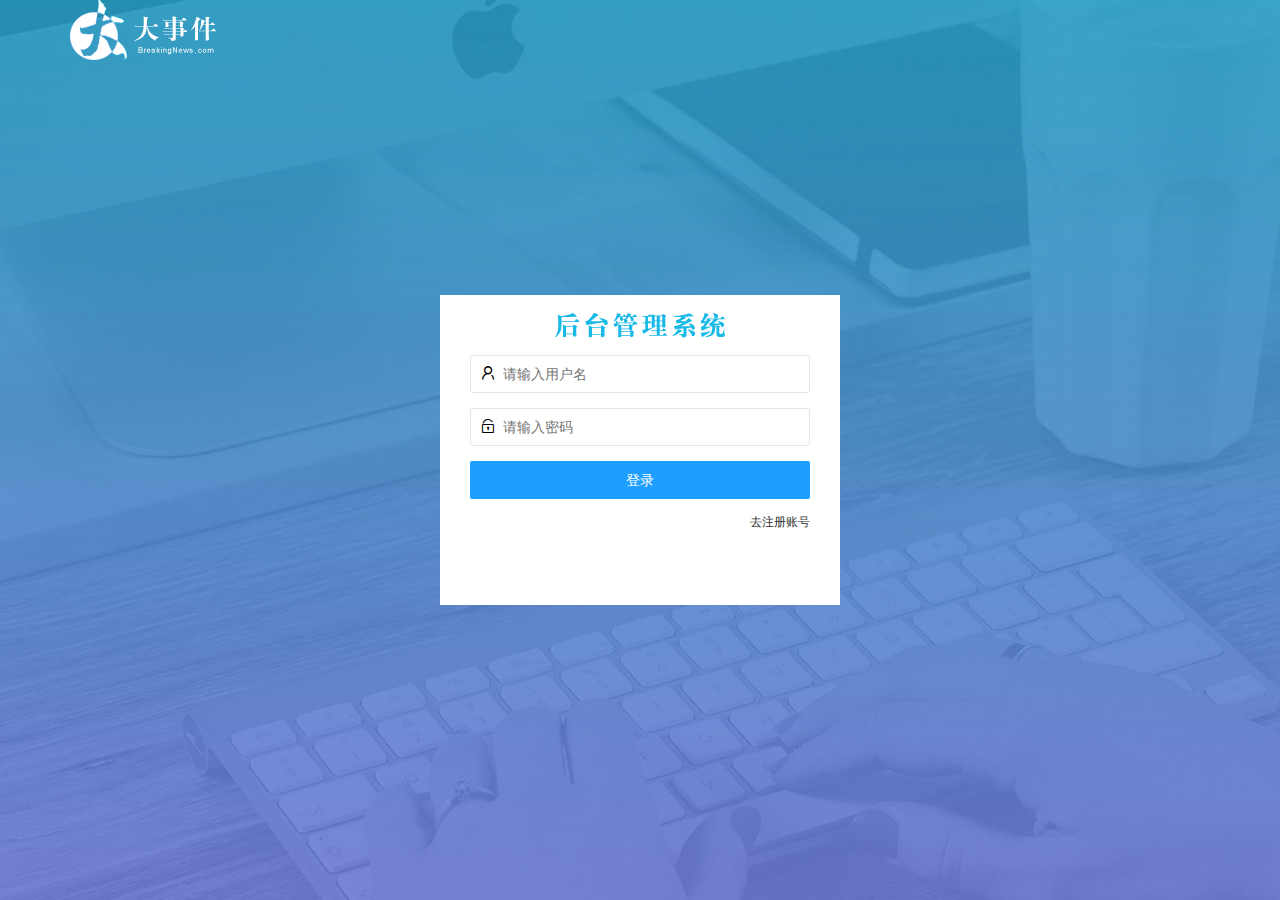
<file: login.html>
<!DOCTYPE html>
<html lang="en">

<head>
    <meta charset="UTF-8" />
    <meta http-equiv="X-UA-Compatible" content="IE=edge" />
    <meta name="viewport" content="width=device-width, initial-scale=1.0" />
    <title>大事件-登录</title>
    <!-- 导入 LayUI 样式 -->
    <link rel="stylesheet" href="/assets/lib/layui/css/layui.css" />
    <!-- 导入自定义样式 -->
    <link rel="stylesheet" href="/assets/css/login.css" />
</head>

<body>
    <!-- 头部 logo 区域 -->
    <div class="layui-main">
        <img src="/assets/images/logo.png" alt="" />
    </div>

    <!-- 登录注册区域 -->
    <div class="loginAndRegBox">
        <!-- 登录标题 -->
        <div class="title-box"></div>
        <!-- 登录 -->
        <div class="login-box">
            <form class="layui-form" id="form_login">

                <!-- 用户名 -->
                <div class="layui-form-item">
                    <i class="layui-icon layui-icon-username"></i>
                    <input type="text" name="username" required lay-verify="required" placeholder="请输入用户名"
                        autocomplete="off" class="layui-input" />
                </div>

                <!-- 密码 -->
                <div class="layui-form-item">
                    <i class="layui-icon layui-icon-password"></i>
                    <input type="password" name="password" required lay-verify="required" placeholder="请输入密码"
                        autocomplete="off" class="layui-input" />
                </div>

                <!-- 登录按钮 -->
                <div class="layui-form-item">
                    <!-- 注意：表单提交按钮和普通按钮的区别，就是 lay-submit 属性 -->
                    <button class="layui-btn layui-btn-normal layui-btn-fluid" lay-submit>
                        登录
                    </button>
                </div>
                <div class="layui-form-item link">
                    <a href="javascript:;" id="link_reg">去注册账号</a>
                </div>
            </form>
        </div>
        <!-- 注册 -->
        <div class="reg-box">
            <form class="layui-form" id="form_reg">
                <!-- 用户名 -->
                <div class="layui-form-item">
                    <i class="layui-icon layui-icon-username"></i>
                    <input type="text" name="username" required lay-verify="required" placeholder="请输入用户名"
                        autocomplete="off" class="layui-input" />
                </div>

                <!-- 密码 -->
                <div class="layui-form-item">
                    <i class="layui-icon layui-icon-password"></i>
                    <input type="password" name="password" required lay-verify="required|pwd" placeholder="请输入密码"
                        autocomplete="off" class="layui-input" />
                </div>

                <!-- 确认密码 -->
                <div class="layui-form-item">
                    <i class="layui-icon layui-icon-password"></i>
                    <input type="password" name="repassword" required lay-verify="required|pwd|repwd" placeholder="再次确认密码"
                        autocomplete="off" class="layui-input" />
                </div>

                <!-- 注册按钮 -->
                <div class="layui-form-item">
                    <!-- 注意：表单提交按钮和普通按钮的区别，就是 lay-submit 属性 -->
                    <button class="layui-btn layui-btn-normal layui-btn-fluid" lay-submit>
                        注册
                    </button>
                </div>
                <div class="layui-form-item link">
                    <a href="javascript:;" id="link_login">去登录</a>
                </div>
            </form>
        </div>
    </div>
</body>
<!-- 引入 layui 的js -->
<script src="/assets/lib/layui/layui.all.js"></script>
<!-- 引入 jq -->
<script src="/assets/lib/jquery.js"></script>
<script src="/assets/js/baseAPI.js"></script>
<!-- 引入自己的 js -->
<script src="/assets/js/login.js"></script>

</html>
</file>
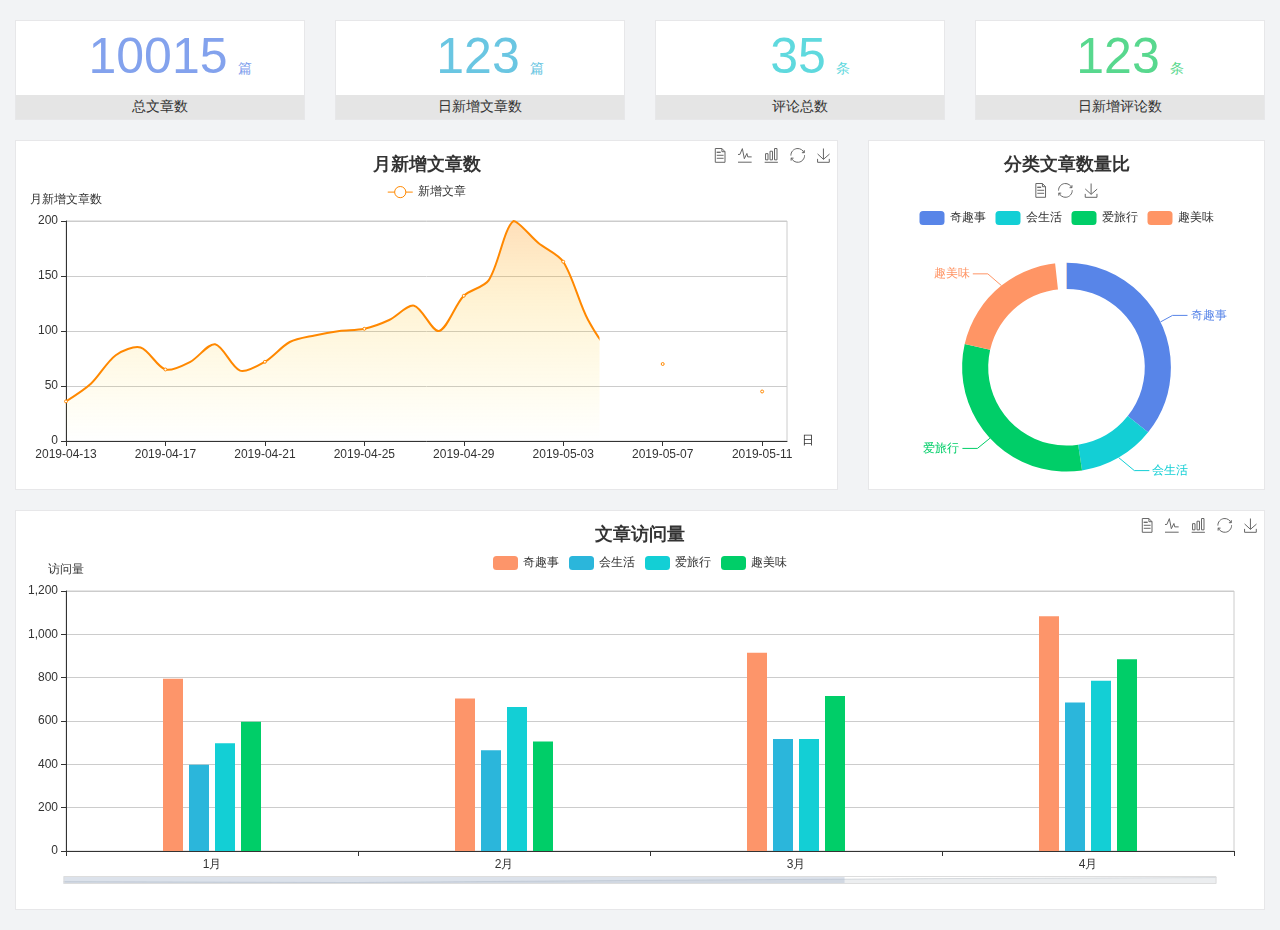
<file: home/dashboard.html>
<!DOCTYPE html>
<html lang="en">

<head>
  <meta charset="UTF-8">
  <meta name="viewport" content="width=device-width, initial-scale=1.0">
  <meta http-equiv="X-UA-Compatible" content="ie=edge">
  <title>图表统计</title>
  <link rel="stylesheet" href="../../assets/lib/bootstrap.css" />
  <link rel="stylesheet" href="../../assets/lib/main.css" />
  <script src="../../assets/lib/jquery.js"></script>
  <script type="text/javascript" src="../../assets/lib/echarts.min.js"></script>
</head>

<body>
  <div class="container-fluid">
    <div class="row spannel_list">
      <div class="col-sm-3 col-xs-6">
        <div class="spannel">
          <em>10015</em><span>篇</span>
          <b>总文章数</b>
        </div>
      </div>
      <div class="col-sm-3 col-xs-6">
        <div class="spannel scolor01">
          <em>123</em><span>篇</span>
          <b>日新增文章数</b>
        </div>
      </div>
      <div class="col-sm-3 col-xs-6">
        <div class="spannel scolor02">
          <em>35</em><span>条</span>
          <b>评论总数</b>
        </div>
      </div>
      <div class="col-sm-3 col-xs-6">
        <div class="spannel scolor03">
          <em>123</em><span>条</span>
          <b>日新增评论数</b>
        </div>
      </div>
    </div>
  </div>

  <div class="container-fluid">
    <div class="row curve-pie">
      <div class="col-lg-8 col-md-8">
        <div class="gragh_pannel" id="curve_show"></div>
      </div>
      <div class="col-lg-4 col-md-4">
        <div class="gragh_pannel" id="pie_show"></div>
      </div>
    </div>
  </div>

  <div class="container-fluid">
    <div class="column_pannel" id="column_show"></div>
  </div>

  <script>
    var oChart = echarts.init(document.getElementById('curve_show'));
    var aList_all = [
      { 'count': 36, 'date': '2019-04-13' },
      { 'count': 52, 'date': '2019-04-14' },
      { 'count': 78, 'date': '2019-04-15' },
      { 'count': 85, 'date': '2019-04-16' },
      { 'count': 65, 'date': '2019-04-17' },
      { 'count': 72, 'date': '2019-04-18' },
      { 'count': 88, 'date': '2019-04-19' },
      { 'count': 64, 'date': '2019-04-20' },
      { 'count': 72, 'date': '2019-04-21' },
      { 'count': 90, 'date': '2019-04-22' },
      { 'count': 96, 'date': '2019-04-23' },
      { 'count': 100, 'date': '2019-04-24' },
      { 'count': 102, 'date': '2019-04-25' },
      { 'count': 110, 'date': '2019-04-26' },
      { 'count': 123, 'date': '2019-04-27' },
      { 'count': 100, 'date': '2019-04-28' },
      { 'count': 132, 'date': '2019-04-29' },
      { 'count': 146, 'date': '2019-04-30' },
      { 'count': 200, 'date': '2019-05-01' },
      { 'count': 180, 'date': '2019-05-02' },
      { 'count': 163, 'date': '2019-05-03' },
      { 'count': 110, 'date': '2019-05-04' },
      { 'count': 80, 'date': '2019-05-05' },
      { 'count': 82, 'date': '2019-05-06' },
      { 'count': 70, 'date': '2019-05-07' },
      { 'count': 65, 'date': '2019-05-08' },
      { 'count': 54, 'date': '2019-05-09' },
      { 'count': 40, 'date': '2019-05-10' },
      { 'count': 45, 'date': '2019-05-11' },
      { 'count': 38, 'date': '2019-05-12' },
    ];

    let aCount = [];
    let aDate = [];

    for (var i = 0; i < aList_all.length; i++) {
      aCount.push(aList_all[i].count);
      aDate.push(aList_all[i].date);
    }

    var chartopt = {
      title: {
        text: '月新增文章数',
        left: 'center',
        top: '10'
      },
      tooltip: {
        trigger: 'axis'
      },
      legend: {
        data: ['新增文章'],
        top: '40'
      },
      toolbox: {
        show: true,
        feature: {
          mark: { show: true },
          dataView: { show: true, readOnly: false },
          magicType: { show: true, type: ['line', 'bar'] },
          restore: { show: true },
          saveAsImage: { show: true }
        }
      },
      calculable: true,
      xAxis: [
        {
          name: '日',
          type: 'category',
          boundaryGap: false,
          data: aDate
        }
      ],
      yAxis: [
        {
          name: '月新增文章数',
          type: 'value'
        }
      ],
      series: [
        {
          name: '新增文章',
          type: 'line',
          smooth: true,
          itemStyle: { normal: { areaStyle: { type: 'default' }, color: '#f80' }, lineStyle: { color: '#f80' } },
          data: aCount
        }],
      areaStyle: {
        normal: {
          color: new echarts.graphic.LinearGradient(0, 0, 0, 1, [{
            offset: 0,
            color: 'rgba(255,136,0,0.39)'
          }, {
            offset: .34,
            color: 'rgba(255,180,0,0.25)'
          }, {
            offset: 1,
            color: 'rgba(255,222,0,0.00)'
          }])

        }
      },
      grid: {
        show: true,
        x: 50,
        x2: 50,
        y: 80,
        height: 220
      }
    };

    oChart.setOption(chartopt);


    var oPie = echarts.init(document.getElementById('pie_show'));
    var oPieopt =
    {
      title: {
        top: 10,
        text: '分类文章数量比',
        x: 'center'
      },
      tooltip: {
        trigger: 'item',
        formatter: "{a} <br/>{b} : {c} ({d}%)"
      },
      color: ['#5885e8', '#13cfd5', '#00ce68', '#ff9565'],
      legend: {
        x: 'center',
        top: 65,
        data: ['奇趣事', '会生活', '爱旅行', '趣美味']
      },
      toolbox: {
        show: true,
        x: 'center',
        top: 35,
        feature: {
          mark: { show: true },
          dataView: { show: true, readOnly: false },
          magicType: {
            show: true,
            type: ['pie', 'funnel'],
            option: {
              funnel: {
                x: '25%',
                width: '50%',
                funnelAlign: 'left',
                max: 1548
              }
            }
          },
          restore: { show: true },
          saveAsImage: { show: true }
        }
      },
      calculable: true,
      series: [
        {
          name: '访问来源',
          type: 'pie',
          radius: ['45%', '60%'],
          center: ['50%', '65%'],
          data: [
            { value: 300, name: '奇趣事' },
            { value: 100, name: '会生活' },
            { value: 260, name: '爱旅行' },
            { value: 180, name: '趣美味' }
          ]
        }
      ]
    };
    oPie.setOption(oPieopt);



    var oColumn = this.echarts.init(document.getElementById('column_show'));
    var oColumnopt =
    {
      title: {
        text: '文章访问量',
        left: 'center',
        top: '10'
      },
      tooltip: {
        trigger: 'axis'
      },
      legend: {
        data: ['奇趣事', '会生活', '爱旅行', '趣美味'],
        top: '40'
      },
      toolbox: {
        show: true,
        feature: {
          mark: { show: true },
          dataView: { show: true, readOnly: false },
          magicType: { show: true, type: ['line', 'bar'] },
          restore: { show: true },
          saveAsImage: { show: true }
        }
      },
      calculable: true,
      xAxis: [
        {
          type: 'category',
          data: ['1月', '2月', '3月', '4月', '5月']
        }
      ],
      yAxis: [
        {
          name: '访问量',
          type: 'value'
        }
      ],
      series: [
        {
          name: '奇趣事',
          type: 'bar',
          barWidth: 20,
          itemStyle: {
            normal: { areaStyle: { type: 'default' }, color: '#fd956a' }
          },
          data: [800, 708, 920, 1090, 1200]
        },
        {
          name: '会生活',
          type: 'bar',
          barWidth: 20,
          itemStyle: {
            normal: { areaStyle: { type: 'default' }, color: '#2bb6db' }
          },
          data: [400, 468, 520, 690, 800]
        },
        {
          name: '爱旅行',
          type: 'bar',
          barWidth: 20,
          itemStyle: {
            normal: { areaStyle: { type: 'default' }, color: '#13cfd5' }
          },
          data: [500, 668, 520, 790, 900]
        },
        {
          name: '趣美味',
          type: 'bar',
          barWidth: 20,
          itemStyle: {
            normal: { areaStyle: { type: 'default' }, color: '#00ce68' }
          },
          data: [600, 508, 720, 890, 1000]
        }
      ],
      grid: {
        show: true,
        x: 50,
        x2: 30,
        y: 80,
        height: 260
      },
      dataZoom: [//给x轴设置滚动条
        {
          start: 0,//默认为0
          end: 100 - 1000 / 31,//默认为100
          type: 'slider',
          show: true,
          xAxisIndex: [0],
          handleSize: 0,//滑动条的 左右2个滑动条的大小
          height: 8,//组件高度
          left: 45, //左边的距离
          right: 50,//右边的距离
          bottom: 26,//右边的距离
          handleColor: '#ddd',//h滑动图标的颜色
          handleStyle: {
            borderColor: "#cacaca",
            borderWidth: "1",
            shadowBlur: 2,
            background: "#ddd",
            shadowColor: "#ddd",
          }
        }]
    };
    oColumn.setOption(oColumnopt);
  </script>
</body>

</html>
</file>
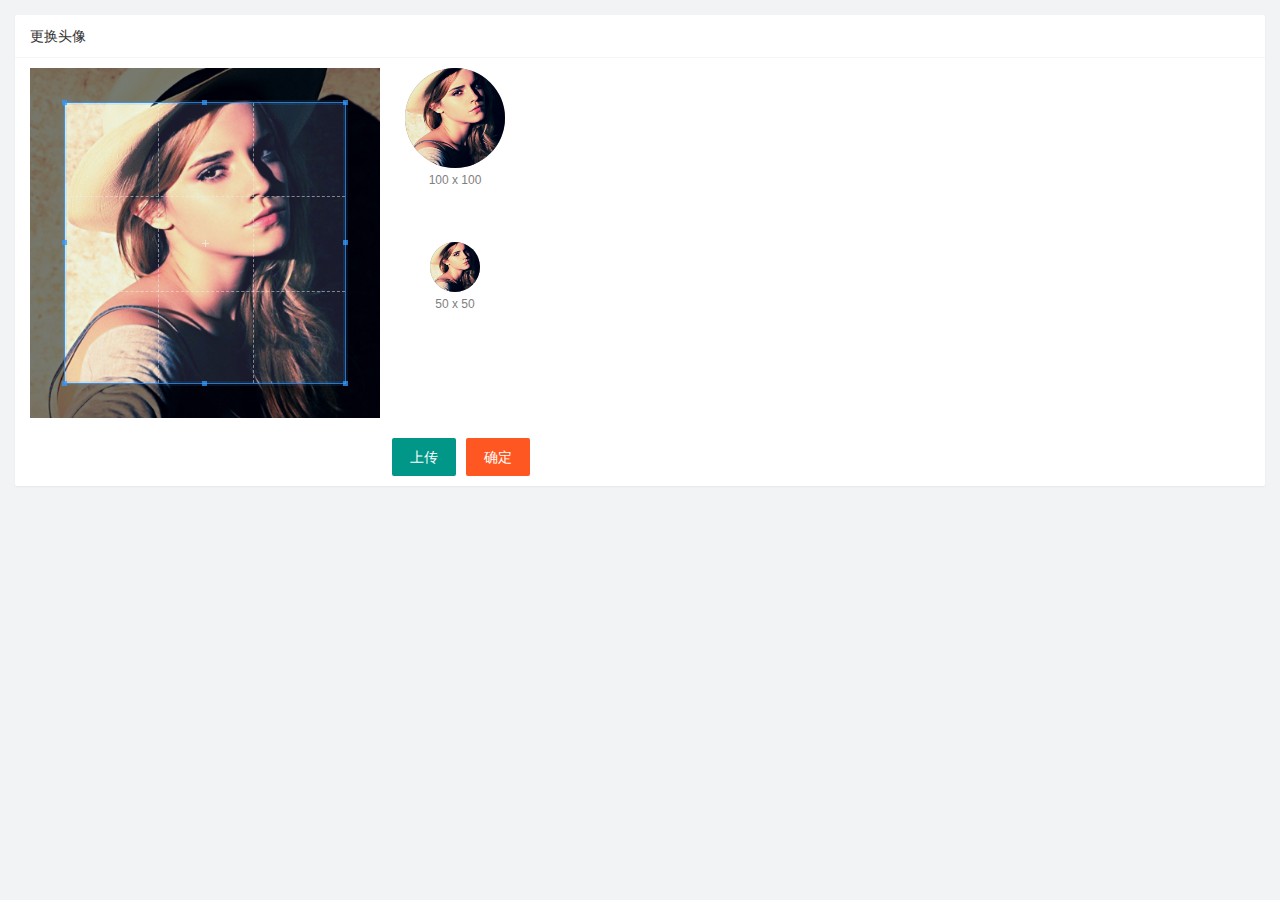
<file: user/user_avatar.html>
<!DOCTYPE html>
<html lang="en">

<head>
    <meta charset="UTF-8" />
    <meta http-equiv="X-UA-Compatible" content="IE=edge" />
    <meta name="viewport" content="width=device-width, initial-scale=1.0" />
    <title>Document</title>
    <link rel="stylesheet" href="/assets/lib/layui/css/layui.css" />
    <link rel="stylesheet" href="/assets/css/user/user_avatar.css" />
    <link rel="stylesheet" href="/assets/lib/cropper/cropper.css" />
</head>

<body>
    <div class="layui-card">
        <div class="layui-card-header">更换头像</div>
        <div class="layui-card-body">
            <!-- 第一行的图片裁剪和预览区域 -->
            <div class="row1">
                <!-- 图片裁剪区域 -->
                <div class="cropper-box">
                    <!-- 这个 img 标签很重要，将来会把它初始化为裁剪区域 -->
                    <img id="image" src="/assets/images/sample.jpg" />
                </div>
                <!-- 图片的预览区域 -->
                <div class="preview-box">
                    <div>
                        <!-- 宽高为 100px 的预览区域 -->
                        <div class="img-preview w100"></div>
                        <p class="size">100 x 100</p>
                    </div>
                    <div>
                        <!-- 宽高为 50px 的预览区域 -->
                        <div class="img-preview w50"></div>
                        <p class="size">50 x 50</p>
                    </div>
                </div>
            </div>
            <!-- 第二行的按钮区域 -->
            <div class="row2">
                <input type="file" id="file" accept="image/png,image/jpeg" />
                <button type="button" class="layui-btn" id="btnChooseImage">上传</button>
                <button type="button" class="layui-btn layui-btn-danger" id="btnUpload">确定</button>
            </div>
        </div>
    </div>
</body>
<script src="/assets/lib/layui/layui.all.js"></script>
<script src="/assets/lib/jquery.js"></script>
<script src="/assets/js/baseAPI.js"></script>
<script src="/assets/lib/cropper/Cropper.js"></script>
<script src="/assets/lib/cropper/jquery-cropper.js"></script>
<script src="/assets/js/user/useravatar.js"></script>
</html>
</file>
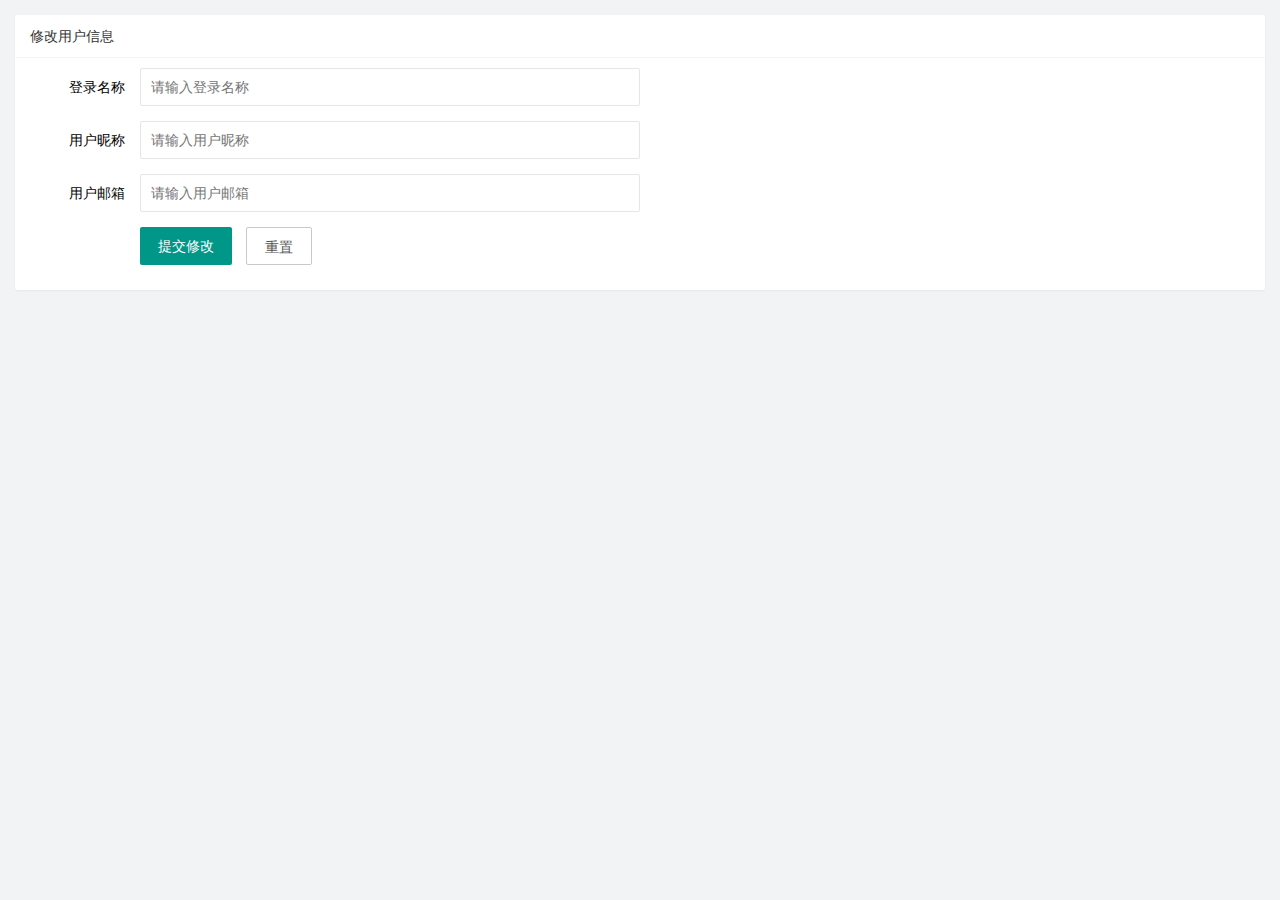
<file: user/user_info.html>
<!DOCTYPE html>
<html lang="en">

<head>
    <meta charset="UTF-8" />
    <meta http-equiv="X-UA-Compatible" content="IE=edge" />
    <meta name="viewport" content="width=device-width, initial-scale=1.0" />
    <title>Document</title>
    <link rel="stylesheet" href="/assets/lib/layui/css/layui.css">
    <link rel="stylesheet" href="/assets/css/user/user_info.css" />
</head>

<body>
    <div class="layui-card">
        <div class="layui-card-header">修改用户信息</div>
        <div class="layui-card-body">
            <!-- form 表单 -->
            <form class="layui-form" action="" lay-filter="formUserInfo">
                <input type="hidden" name="id">
                <div class="layui-form-item">
                    <label class="layui-form-label">登录名称</label>
                    <div class="layui-input-block">
                        <input type="text" name="username" required readonly lay-verify="required" placeholder="请输入登录名称"
                            autocomplete="off" class="layui-input" />
                    </div>
                </div>
                <div class="layui-form-item">
                    <label class="layui-form-label">用户昵称</label>
                    <div class="layui-input-block">
                        <input type="text" name="nickname" required lay-verify="required|nickname" placeholder="请输入用户昵称"
                            autocomplete="off" class="layui-input" />
                    </div>
                </div>
                <div class="layui-form-item">
                    <label class="layui-form-label">用户邮箱</label>
                    <div class="layui-input-block">
                        <input type="text" name="email" required lay-verify="required|email" placeholder="请输入用户邮箱"
                            autocomplete="off" class="layui-input" />
                    </div>
                </div>
                <div class="layui-form-item">
                    <div class="layui-input-block">
                        <button class="layui-btn" lay-submit lay-filter="formDemo">提交修改</button>
                        <button type="reset" class="layui-btn layui-btn-primary" id="btnReset">重置</button>
                    </div>
                </div>
            </form>
        </div>
    </div>
</body>
<script src="/assets/lib/layui/layui.all.js"></script>
<script src="/assets/lib/jquery.js"></script>
<script src="/assets/js/baseAPI.js"></script>
<script src="/assets/js/user/userinfo.js"></script>

</html>
</file>
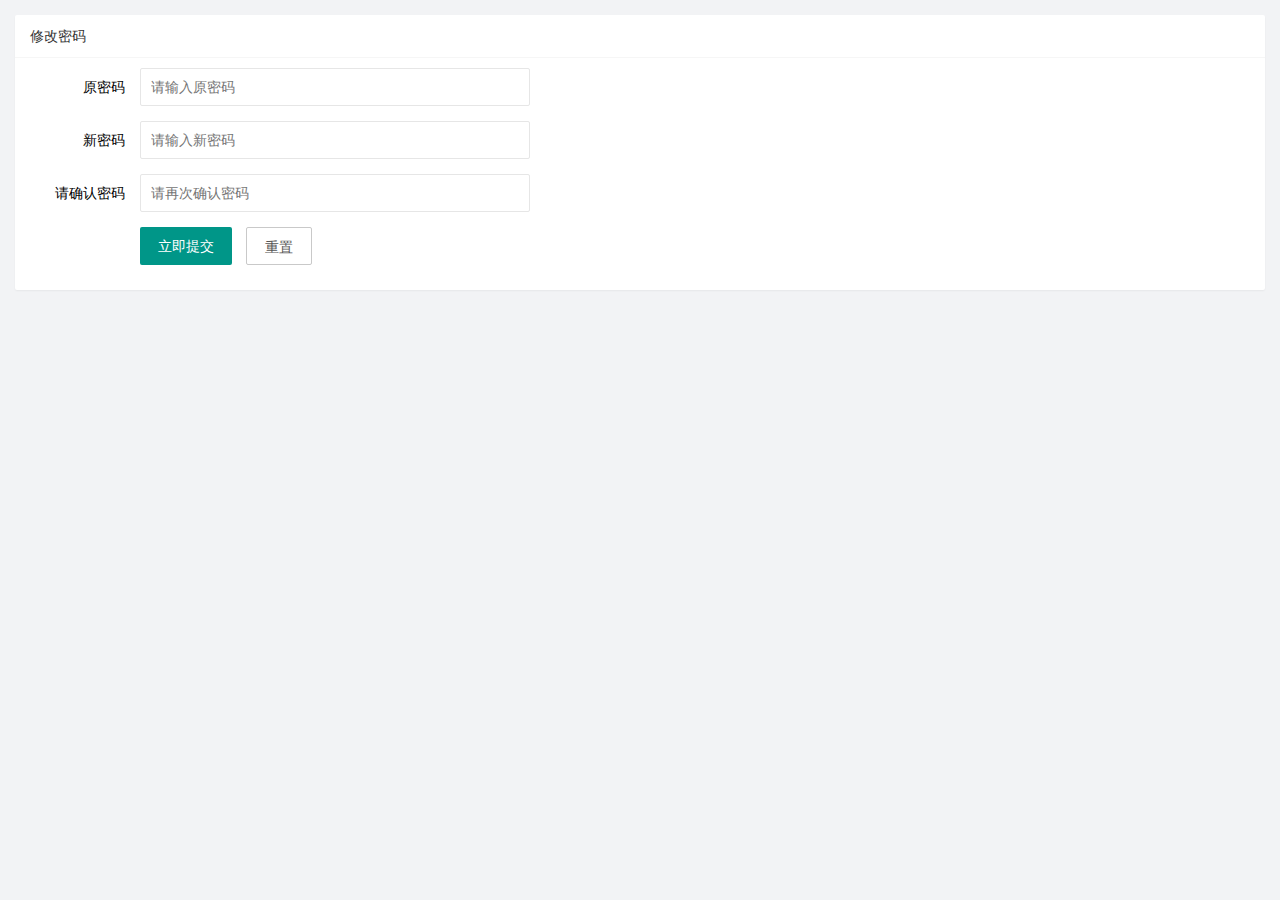
<file: user/user_pwd.html>
<!DOCTYPE html>
<html lang="en">
  <head>
    <meta charset="UTF-8" />
    <meta http-equiv="X-UA-Compatible" content="IE=edge" />
    <meta name="viewport" content="width=device-width, initial-scale=1.0" />
    <title>Document</title>
    <link rel="stylesheet" href="/assets/lib/layui/css/layui.css" />
    <link rel="stylesheet" href="/assets/css/user/user_pwd.css" />
    <script src="/assets/js/user/userpwd.js"></script>
  </head>
  <body>
    <div class="layui-card">
      <div class="layui-card-header">修改密码</div>
      <div class="layui-card-body">
        <form class="layui-form" action="">
          <div class="layui-form-item">
            <label class="layui-form-label">原密码</label>
            <div class="layui-input-block">
              <input
                type="password"
                name="oldPwd"
                required
                lay-verify="required|pwd"
                placeholder="请输入原密码"
                autocomplete="off"
                class="layui-input"
              />
            </div>
          </div>
          <div class="layui-form-item">
            <label class="layui-form-label">新密码</label>
            <div class="layui-input-block">
              <input
                type="password"
                name="newPwd"
                required
                lay-verify="required|samePwd|pwd"
                placeholder="请输入新密码"
                autocomplete="off"
                class="layui-input"
              />
            </div>
          </div>
          <div class="layui-form-item">
            <label class="layui-form-label">请确认密码</label>
            <div class="layui-input-block">
              <input
                type="password"
                name="rePwd" 
                required
                lay-verify="required|pwd|rePwd"
                placeholder="请再次确认密码"
                autocomplete="off"
                class="layui-input"
              />
            </div>
          </div>
          <div class="layui-form-item">
            <div class="layui-input-block">
              <button class="layui-btn" lay-submit lay-filter="formDemo">
                立即提交
              </button>
              <button type="reset" class="layui-btn layui-btn-primary">
                重置
              </button>
            </div>
          </div>
        </form>
      </div>
    </div>
  </body>
  <!-- 导入 layui 的 js -->
<script src="/assets/lib/layui/layui.all.js"></script>
<!-- 导入 jQuery -->
<script src="/assets/lib/jquery.js"></script>
<!-- 导入 baseAPI -->
<script src="/assets/js/baseAPI.js"></script>
<!-- 导入自己的 js -->
<script src="/assets/js/user/userpwd.js"></script>
</html>
</file>
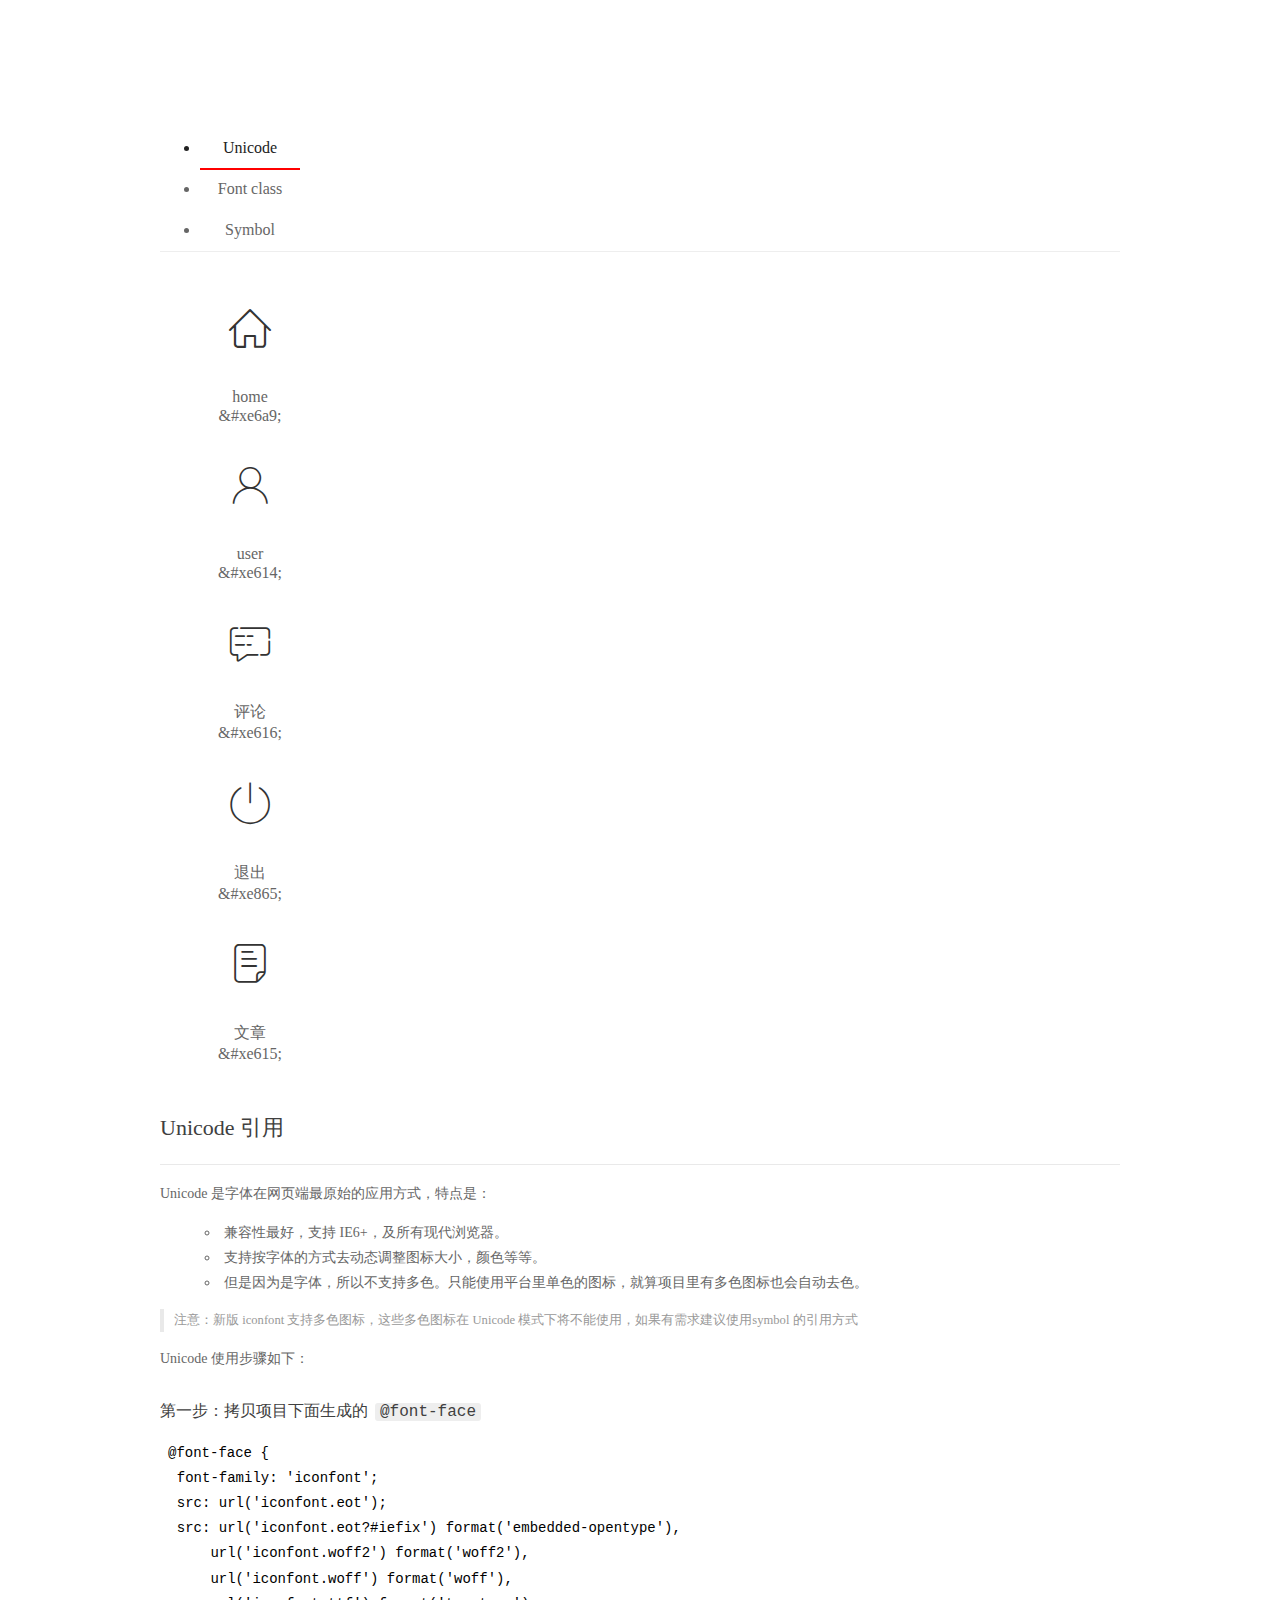
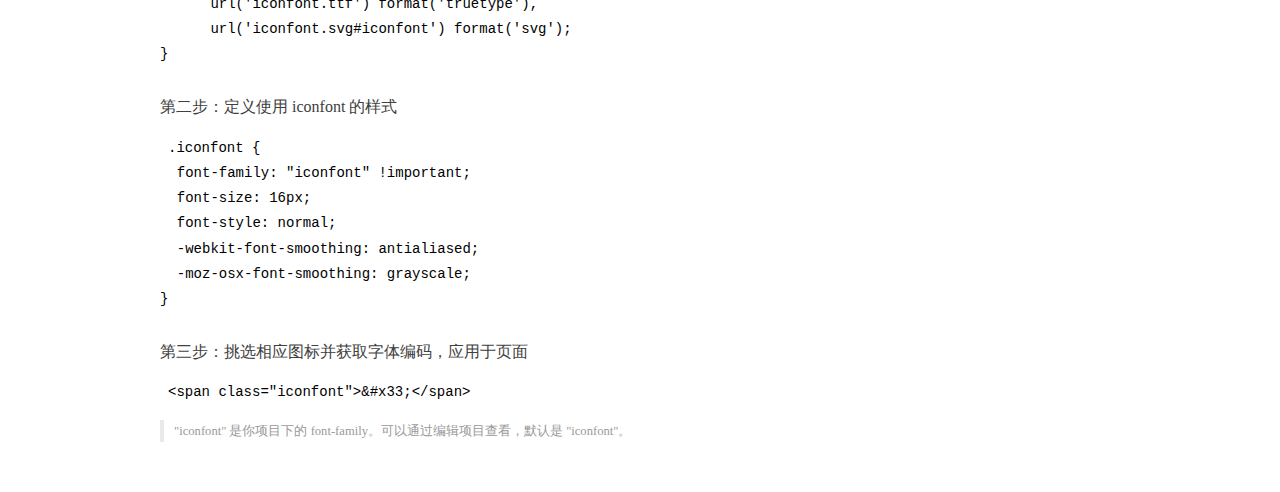
<file: assets/fonts/demo_index.html>
<!DOCTYPE html>
<html>
<head>
  <meta charset="utf-8"/>
  <title>IconFont Demo</title>
  <link rel="shortcut icon" href="https://gtms04.alicdn.com/tps/i4/TB1_oz6GVXXXXaFXpXXJDFnIXXX-64-64.ico" type="image/x-icon"/>
  <link rel="stylesheet" href="https://g.alicdn.com/thx/cube/1.3.2/cube.min.css">
  <link rel="stylesheet" href="demo.css">
  <link rel="stylesheet" href="iconfont.css">
  <script src="iconfont.js"></script>
  <!-- jQuery -->
  <script src="https://a1.alicdn.com/oss/uploads/2018/12/26/7bfddb60-08e8-11e9-9b04-53e73bb6408b.js"></script>
  <!-- 代码高亮 -->
  <script src="https://a1.alicdn.com/oss/uploads/2018/12/26/a3f714d0-08e6-11e9-8a15-ebf944d7534c.js"></script>
</head>
<body>
  <div class="main">
    <h1 class="logo"><a href="https://www.iconfont.cn/" title="iconfont 首页" target="_blank">&#xe86b;</a></h1>
    <div class="nav-tabs">
      <ul id="tabs" class="dib-box">
        <li class="dib active"><span>Unicode</span></li>
        <li class="dib"><span>Font class</span></li>
        <li class="dib"><span>Symbol</span></li>
      </ul>
      
    </div>
    <div class="tab-container">
      <div class="content unicode" style="display: block;">
          <ul class="icon_lists dib-box">
          
            <li class="dib">
              <span class="icon iconfont">&#xe6a9;</span>
                <div class="name">home</div>
                <div class="code-name">&amp;#xe6a9;</div>
              </li>
          
            <li class="dib">
              <span class="icon iconfont">&#xe614;</span>
                <div class="name">user</div>
                <div class="code-name">&amp;#xe614;</div>
              </li>
          
            <li class="dib">
              <span class="icon iconfont">&#xe616;</span>
                <div class="name">评论</div>
                <div class="code-name">&amp;#xe616;</div>
              </li>
          
            <li class="dib">
              <span class="icon iconfont">&#xe865;</span>
                <div class="name">退出</div>
                <div class="code-name">&amp;#xe865;</div>
              </li>
          
            <li class="dib">
              <span class="icon iconfont">&#xe615;</span>
                <div class="name">文章</div>
                <div class="code-name">&amp;#xe615;</div>
              </li>
          
          </ul>
          <div class="article markdown">
          <h2 id="unicode-">Unicode 引用</h2>
          <hr>

          <p>Unicode 是字体在网页端最原始的应用方式，特点是：</p>
          <ul>
            <li>兼容性最好，支持 IE6+，及所有现代浏览器。</li>
            <li>支持按字体的方式去动态调整图标大小，颜色等等。</li>
            <li>但是因为是字体，所以不支持多色。只能使用平台里单色的图标，就算项目里有多色图标也会自动去色。</li>
          </ul>
          <blockquote>
            <p>注意：新版 iconfont 支持多色图标，这些多色图标在 Unicode 模式下将不能使用，如果有需求建议使用symbol 的引用方式</p>
          </blockquote>
          <p>Unicode 使用步骤如下：</p>
          <h3 id="-font-face">第一步：拷贝项目下面生成的 <code>@font-face</code></h3>
<pre><code class="language-css"
>@font-face {
  font-family: 'iconfont';
  src: url('iconfont.eot');
  src: url('iconfont.eot?#iefix') format('embedded-opentype'),
      url('iconfont.woff2') format('woff2'),
      url('iconfont.woff') format('woff'),
      url('iconfont.ttf') format('truetype'),
      url('iconfont.svg#iconfont') format('svg');
}
</code></pre>
          <h3 id="-iconfont-">第二步：定义使用 iconfont 的样式</h3>
<pre><code class="language-css"
>.iconfont {
  font-family: "iconfont" !important;
  font-size: 16px;
  font-style: normal;
  -webkit-font-smoothing: antialiased;
  -moz-osx-font-smoothing: grayscale;
}
</code></pre>
          <h3 id="-">第三步：挑选相应图标并获取字体编码，应用于页面</h3>
<pre>
<code class="language-html"
>&lt;span class="iconfont"&gt;&amp;#x33;&lt;/span&gt;
</code></pre>
          <blockquote>
            <p>"iconfont" 是你项目下的 font-family。可以通过编辑项目查看，默认是 "iconfont"。</p>
          </blockquote>
          </div>
      </div>
      <div class="content font-class">
        <ul class="icon_lists dib-box">
          
          <li class="dib">
            <span class="icon iconfont icon-home"></span>
            <div class="name">
              home
            </div>
            <div class="code-name">.icon-home
            </div>
          </li>
          
          <li class="dib">
            <span class="icon iconfont icon-user"></span>
            <div class="name">
              user
            </div>
            <div class="code-name">.icon-user
            </div>
          </li>
          
          <li class="dib">
            <span class="icon iconfont icon-pinglun"></span>
            <div class="name">
              评论
            </div>
            <div class="code-name">.icon-pinglun
            </div>
          </li>
          
          <li class="dib">
            <span class="icon iconfont icon-tuichu"></span>
            <div class="name">
              退出
            </div>
            <div class="code-name">.icon-tuichu
            </div>
          </li>
          
          <li class="dib">
            <span class="icon iconfont icon-16"></span>
            <div class="name">
              文章
            </div>
            <div class="code-name">.icon-16
            </div>
          </li>
          
        </ul>
        <div class="article markdown">
        <h2 id="font-class-">font-class 引用</h2>
        <hr>

        <p>font-class 是 Unicode 使用方式的一种变种，主要是解决 Unicode 书写不直观，语意不明确的问题。</p>
        <p>与 Unicode 使用方式相比，具有如下特点：</p>
        <ul>
          <li>兼容性良好，支持 IE8+，及所有现代浏览器。</li>
          <li>相比于 Unicode 语意明确，书写更直观。可以很容易分辨这个 icon 是什么。</li>
          <li>因为使用 class 来定义图标，所以当要替换图标时，只需要修改 class 里面的 Unicode 引用。</li>
          <li>不过因为本质上还是使用的字体，所以多色图标还是不支持的。</li>
        </ul>
        <p>使用步骤如下：</p>
        <h3 id="-fontclass-">第一步：引入项目下面生成的 fontclass 代码：</h3>
<pre><code class="language-html">&lt;link rel="stylesheet" href="./iconfont.css"&gt;
</code></pre>
        <h3 id="-">第二步：挑选相应图标并获取类名，应用于页面：</h3>
<pre><code class="language-html">&lt;span class="iconfont icon-xxx"&gt;&lt;/span&gt;
</code></pre>
        <blockquote>
          <p>"
            iconfont" 是你项目下的 font-family。可以通过编辑项目查看，默认是 "iconfont"。</p>
        </blockquote>
      </div>
      </div>
      <div class="content symbol">
          <ul class="icon_lists dib-box">
          
            <li class="dib">
                <svg class="icon svg-icon" aria-hidden="true">
                  <use xlink:href="#icon-home"></use>
                </svg>
                <div class="name">home</div>
                <div class="code-name">#icon-home</div>
            </li>
          
            <li class="dib">
                <svg class="icon svg-icon" aria-hidden="true">
                  <use xlink:href="#icon-user"></use>
                </svg>
                <div class="name">user</div>
                <div class="code-name">#icon-user</div>
            </li>
          
            <li class="dib">
                <svg class="icon svg-icon" aria-hidden="true">
                  <use xlink:href="#icon-pinglun"></use>
                </svg>
                <div class="name">评论</div>
                <div class="code-name">#icon-pinglun</div>
            </li>
          
            <li class="dib">
                <svg class="icon svg-icon" aria-hidden="true">
                  <use xlink:href="#icon-tuichu"></use>
                </svg>
                <div class="name">退出</div>
                <div class="code-name">#icon-tuichu</div>
            </li>
          
            <li class="dib">
                <svg class="icon svg-icon" aria-hidden="true">
                  <use xlink:href="#icon-16"></use>
                </svg>
                <div class="name">文章</div>
                <div class="code-name">#icon-16</div>
            </li>
          
          </ul>
          <div class="article markdown">
          <h2 id="symbol-">Symbol 引用</h2>
          <hr>

          <p>这是一种全新的使用方式，应该说这才是未来的主流，也是平台目前推荐的用法。相关介绍可以参考这篇<a href="">文章</a>
            这种用法其实是做了一个 SVG 的集合，与另外两种相比具有如下特点：</p>
          <ul>
            <li>支持多色图标了，不再受单色限制。</li>
            <li>通过一些技巧，支持像字体那样，通过 <code>font-size</code>, <code>color</code> 来调整样式。</li>
            <li>兼容性较差，支持 IE9+，及现代浏览器。</li>
            <li>浏览器渲染 SVG 的性能一般，还不如 png。</li>
          </ul>
          <p>使用步骤如下：</p>
          <h3 id="-symbol-">第一步：引入项目下面生成的 symbol 代码：</h3>
<pre><code class="language-html">&lt;script src="./iconfont.js"&gt;&lt;/script&gt;
</code></pre>
          <h3 id="-css-">第二步：加入通用 CSS 代码（引入一次就行）：</h3>
<pre><code class="language-html">&lt;style&gt;
.icon {
  width: 1em;
  height: 1em;
  vertical-align: -0.15em;
  fill: currentColor;
  overflow: hidden;
}
&lt;/style&gt;
</code></pre>
          <h3 id="-">第三步：挑选相应图标并获取类名，应用于页面：</h3>
<pre><code class="language-html">&lt;svg class="icon" aria-hidden="true"&gt;
  &lt;use xlink:href="#icon-xxx"&gt;&lt;/use&gt;
&lt;/svg&gt;
</code></pre>
          </div>
      </div>

    </div>
  </div>
  <script>
  $(document).ready(function () {
      $('.tab-container .content:first').show()

      $('#tabs li').click(function (e) {
        var tabContent = $('.tab-container .content')
        var index = $(this).index()

        if ($(this).hasClass('active')) {
          return
        } else {
          $('#tabs li').removeClass('active')
          $(this).addClass('active')

          tabContent.hide().eq(index).fadeIn()
        }
      })
    })
  </script>
</body>
</html>
</file>
<file: assets/lib/layui/css/layui.css>
/** layui-v2.5.5 MIT License By https://www.layui.com */
 .layui-inline,img{display:inline-block;vertical-align:middle}h1,h2,h3,h4,h5,h6{font-weight:400}.layui-edge,.layui-header,.layui-inline,.layui-main{position:relative}.layui-body,.layui-edge,.layui-elip{overflow:hidden}.layui-btn,.layui-edge,.layui-inline,img{vertical-align:middle}.layui-btn,.layui-disabled,.layui-icon,.layui-unselect{-moz-user-select:none;-webkit-user-select:none;-ms-user-select:none}.layui-elip,.layui-form-checkbox span,.layui-form-pane .layui-form-label{text-overflow:ellipsis;white-space:nowrap}.layui-breadcrumb,.layui-tree-btnGroup{visibility:hidden}blockquote,body,button,dd,div,dl,dt,form,h1,h2,h3,h4,h5,h6,input,li,ol,p,pre,td,textarea,th,ul{margin:0;padding:0;-webkit-tap-highlight-color:rgba(0,0,0,0)}a:active,a:hover{outline:0}img{border:none}li{list-style:none}table{border-collapse:collapse;border-spacing:0}h4,h5,h6{font-size:100%}button,input,optgroup,option,select,textarea{font-family:inherit;font-size:inherit;font-style:inherit;font-weight:inherit;outline:0}pre{white-space:pre-wrap;white-space:-moz-pre-wrap;white-space:-pre-wrap;white-space:-o-pre-wrap;word-wrap:break-word}body{line-height:24px;font:14px Helvetica Neue,Helvetica,PingFang SC,Tahoma,Arial,sans-serif}hr{height:1px;margin:10px 0;border:0;clear:both}a{color:#333;text-decoration:none}a:hover{color:#777}a cite{font-style:normal;*cursor:pointer}.layui-border-box,.layui-border-box *{box-sizing:border-box}.layui-box,.layui-box *{box-sizing:content-box}.layui-clear{clear:both;*zoom:1}.layui-clear:after{content:'\20';clear:both;*zoom:1;display:block;height:0}.layui-inline{*display:inline;*zoom:1}.layui-edge{display:inline-block;width:0;height:0;border-width:6px;border-style:dashed;border-color:transparent}.layui-edge-top{top:-4px;border-bottom-color:#999;border-bottom-style:solid}.layui-edge-right{border-left-color:#999;border-left-style:solid}.layui-edge-bottom{top:2px;border-top-color:#999;border-top-style:solid}.layui-edge-left{border-right-color:#999;border-right-style:solid}.layui-disabled,.layui-disabled:hover{color:#d2d2d2!important;cursor:not-allowed!important}.layui-circle{border-radius:100%}.layui-show{display:block!important}.layui-hide{display:none!important}@font-face{font-family:layui-icon;src:url(../font/iconfont.eot?v=250);src:url(../font/iconfont.eot?v=250#iefix) format('embedded-opentype'),url(../font/iconfont.woff2?v=250) format('woff2'),url(../font/iconfont.woff?v=250) format('woff'),url(../font/iconfont.ttf?v=250) format('truetype'),url(../font/iconfont.svg?v=250#layui-icon) format('svg')}.layui-icon{font-family:layui-icon!important;font-size:16px;font-style:normal;-webkit-font-smoothing:antialiased;-moz-osx-font-smoothing:grayscale}.layui-icon-reply-fill:before{content:"\e611"}.layui-icon-set-fill:before{content:"\e614"}.layui-icon-menu-fill:before{content:"\e60f"}.layui-icon-search:before{content:"\e615"}.layui-icon-share:before{content:"\e641"}.layui-icon-set-sm:before{content:"\e620"}.layui-icon-engine:before{content:"\e628"}.layui-icon-close:before{content:"\1006"}.layui-icon-close-fill:before{content:"\1007"}.layui-icon-chart-screen:before{content:"\e629"}.layui-icon-star:before{content:"\e600"}.layui-icon-circle-dot:before{content:"\e617"}.layui-icon-chat:before{content:"\e606"}.layui-icon-release:before{content:"\e609"}.layui-icon-list:before{content:"\e60a"}.layui-icon-chart:before{content:"\e62c"}.layui-icon-ok-circle:before{content:"\1005"}.layui-icon-layim-theme:before{content:"\e61b"}.layui-icon-table:before{content:"\e62d"}.layui-icon-right:before{content:"\e602"}.layui-icon-left:before{content:"\e603"}.layui-icon-cart-simple:before{content:"\e698"}.layui-icon-face-cry:before{content:"\e69c"}.layui-icon-face-smile:before{content:"\e6af"}.layui-icon-survey:before{content:"\e6b2"}.layui-icon-tree:before{content:"\e62e"}.layui-icon-upload-circle:before{content:"\e62f"}.layui-icon-add-circle:before{content:"\e61f"}.layui-icon-download-circle:before{content:"\e601"}.layui-icon-templeate-1:before{content:"\e630"}.layui-icon-util:before{content:"\e631"}.layui-icon-face-surprised:before{content:"\e664"}.layui-icon-edit:before{content:"\e642"}.layui-icon-speaker:before{content:"\e645"}.layui-icon-down:before{content:"\e61a"}.layui-icon-file:before{content:"\e621"}.layui-icon-layouts:before{content:"\e632"}.layui-icon-rate-half:before{content:"\e6c9"}.layui-icon-add-circle-fine:before{content:"\e608"}.layui-icon-prev-circle:before{content:"\e633"}.layui-icon-read:before{content:"\e705"}.layui-icon-404:before{content:"\e61c"}.layui-icon-carousel:before{content:"\e634"}.layui-icon-help:before{content:"\e607"}.layui-icon-code-circle:before{content:"\e635"}.layui-icon-water:before{content:"\e636"}.layui-icon-username:before{content:"\e66f"}.layui-icon-find-fill:before{content:"\e670"}.layui-icon-about:before{content:"\e60b"}.layui-icon-location:before{content:"\e715"}.layui-icon-up:before{content:"\e619"}.layui-icon-pause:before{content:"\e651"}.layui-icon-date:before{content:"\e637"}.layui-icon-layim-uploadfile:before{content:"\e61d"}.layui-icon-delete:before{content:"\e640"}.layui-icon-play:before{content:"\e652"}.layui-icon-top:before{content:"\e604"}.layui-icon-friends:before{content:"\e612"}.layui-icon-refresh-3:before{content:"\e9aa"}.layui-icon-ok:before{content:"\e605"}.layui-icon-layer:before{content:"\e638"}.layui-icon-face-smile-fine:before{content:"\e60c"}.layui-icon-dollar:before{content:"\e659"}.layui-icon-group:before{content:"\e613"}.layui-icon-layim-download:before{content:"\e61e"}.layui-icon-picture-fine:before{content:"\e60d"}.layui-icon-link:before{content:"\e64c"}.layui-icon-diamond:before{content:"\e735"}.layui-icon-log:before{content:"\e60e"}.layui-icon-rate-solid:before{content:"\e67a"}.layui-icon-fonts-del:before{content:"\e64f"}.layui-icon-unlink:before{content:"\e64d"}.layui-icon-fonts-clear:before{content:"\e639"}.layui-icon-triangle-r:before{content:"\e623"}.layui-icon-circle:before{content:"\e63f"}.layui-icon-radio:before{content:"\e643"}.layui-icon-align-center:before{content:"\e647"}.layui-icon-align-right:before{content:"\e648"}.layui-icon-align-left:before{content:"\e649"}.layui-icon-loading-1:before{content:"\e63e"}.layui-icon-return:before{content:"\e65c"}.layui-icon-fonts-strong:before{content:"\e62b"}.layui-icon-upload:before{content:"\e67c"}.layui-icon-dialogue:before{content:"\e63a"}.layui-icon-video:before{content:"\e6ed"}.layui-icon-headset:before{content:"\e6fc"}.layui-icon-cellphone-fine:before{content:"\e63b"}.layui-icon-add-1:before{content:"\e654"}.layui-icon-face-smile-b:before{content:"\e650"}.layui-icon-fonts-html:before{content:"\e64b"}.layui-icon-form:before{content:"\e63c"}.layui-icon-cart:before{content:"\e657"}.layui-icon-camera-fill:before{content:"\e65d"}.layui-icon-tabs:before{content:"\e62a"}.layui-icon-fonts-code:before{content:"\e64e"}.layui-icon-fire:before{content:"\e756"}.layui-icon-set:before{content:"\e716"}.layui-icon-fonts-u:before{content:"\e646"}.layui-icon-triangle-d:before{content:"\e625"}.layui-icon-tips:before{content:"\e702"}.layui-icon-picture:before{content:"\e64a"}.layui-icon-more-vertical:before{content:"\e671"}.layui-icon-flag:before{content:"\e66c"}.layui-icon-loading:before{content:"\e63d"}.layui-icon-fonts-i:before{content:"\e644"}.layui-icon-refresh-1:before{content:"\e666"}.layui-icon-rmb:before{content:"\e65e"}.layui-icon-home:before{content:"\e68e"}.layui-icon-user:before{content:"\e770"}.layui-icon-notice:before{content:"\e667"}.layui-icon-login-weibo:before{content:"\e675"}.layui-icon-voice:before{content:"\e688"}.layui-icon-upload-drag:before{content:"\e681"}.layui-icon-login-qq:before{content:"\e676"}.layui-icon-snowflake:before{content:"\e6b1"}.layui-icon-file-b:before{content:"\e655"}.layui-icon-template:before{content:"\e663"}.layui-icon-auz:before{content:"\e672"}.layui-icon-console:before{content:"\e665"}.layui-icon-app:before{content:"\e653"}.layui-icon-prev:before{content:"\e65a"}.layui-icon-website:before{content:"\e7ae"}.layui-icon-next:before{content:"\e65b"}.layui-icon-component:before{content:"\e857"}.layui-icon-more:before{content:"\e65f"}.layui-icon-login-wechat:before{content:"\e677"}.layui-icon-shrink-right:before{content:"\e668"}.layui-icon-spread-left:before{content:"\e66b"}.layui-icon-camera:before{content:"\e660"}.layui-icon-note:before{content:"\e66e"}.layui-icon-refresh:before{content:"\e669"}.layui-icon-female:before{content:"\e661"}.layui-icon-male:before{content:"\e662"}.layui-icon-password:before{content:"\e673"}.layui-icon-senior:before{content:"\e674"}.layui-icon-theme:before{content:"\e66a"}.layui-icon-tread:before{content:"\e6c5"}.layui-icon-praise:before{content:"\e6c6"}.layui-icon-star-fill:before{content:"\e658"}.layui-icon-rate:before{content:"\e67b"}.layui-icon-template-1:before{content:"\e656"}.layui-icon-vercode:before{content:"\e679"}.layui-icon-cellphone:before{content:"\e678"}.layui-icon-screen-full:before{content:"\e622"}.layui-icon-screen-restore:before{content:"\e758"}.layui-icon-cols:before{content:"\e610"}.layui-icon-export:before{content:"\e67d"}.layui-icon-print:before{content:"\e66d"}.layui-icon-slider:before{content:"\e714"}.layui-icon-addition:before{content:"\e624"}.layui-icon-subtraction:before{content:"\e67e"}.layui-icon-service:before{content:"\e626"}.layui-icon-transfer:before{content:"\e691"}.layui-main{width:1140px;margin:0 auto}.layui-header{z-index:1000;height:60px}.layui-header a:hover{transition:all .5s;-webkit-transition:all .5s}.layui-side{position:fixed;left:0;top:0;bottom:0;z-index:999;width:200px;overflow-x:hidden}.layui-side-scroll{position:relative;width:220px;height:100%;overflow-x:hidden}.layui-body{position:absolute;left:200px;right:0;top:0;bottom:0;z-index:998;width:auto;overflow-y:auto;box-sizing:border-box}.layui-layout-body{overflow:hidden}.layui-layout-admin .layui-header{background-color:#23262E}.layui-layout-admin .layui-side{top:60px;width:200px;overflow-x:hidden}.layui-layout-admin .layui-body{position:fixed;top:60px;bottom:44px}.layui-layout-admin .layui-main{width:auto;margin:0 15px}.layui-layout-admin .layui-footer{position:fixed;left:200px;right:0;bottom:0;height:44px;line-height:44px;padding:0 15px;background-color:#eee}.layui-layout-admin .layui-logo{position:absolute;left:0;top:0;width:200px;height:100%;line-height:60px;text-align:center;color:#009688;font-size:16px}.layui-layout-admin .layui-header .layui-nav{background:0 0}.layui-layout-left{position:absolute!important;left:200px;top:0}.layui-layout-right{position:absolute!important;right:0;top:0}.layui-container{position:relative;margin:0 auto;padding:0 15px;box-sizing:border-box}.layui-fluid{position:relative;margin:0 auto;padding:0 15px}.layui-row:after,.layui-row:before{content:'';display:block;clear:both}.layui-col-lg1,.layui-col-lg10,.layui-col-lg11,.layui-col-lg12,.layui-col-lg2,.layui-col-lg3,.layui-col-lg4,.layui-col-lg5,.layui-col-lg6,.layui-col-lg7,.layui-col-lg8,.layui-col-lg9,.layui-col-md1,.layui-col-md10,.layui-col-md11,.layui-col-md12,.layui-col-md2,.layui-col-md3,.layui-col-md4,.layui-col-md5,.layui-col-md6,.layui-col-md7,.layui-col-md8,.layui-col-md9,.layui-col-sm1,.layui-col-sm10,.layui-col-sm11,.layui-col-sm12,.layui-col-sm2,.layui-col-sm3,.layui-col-sm4,.layui-col-sm5,.layui-col-sm6,.layui-col-sm7,.layui-col-sm8,.layui-col-sm9,.layui-col-xs1,.layui-col-xs10,.layui-col-xs11,.layui-col-xs12,.layui-col-xs2,.layui-col-xs3,.layui-col-xs4,.layui-col-xs5,.layui-col-xs6,.layui-col-xs7,.layui-col-xs8,.layui-col-xs9{position:relative;display:block;box-sizing:border-box}.layui-col-xs1,.layui-col-xs10,.layui-col-xs11,.layui-col-xs12,.layui-col-xs2,.layui-col-xs3,.layui-col-xs4,.layui-col-xs5,.layui-col-xs6,.layui-col-xs7,.layui-col-xs8,.layui-col-xs9{float:left}.layui-col-xs1{width:8.33333333%}.layui-col-xs2{width:16.66666667%}.layui-col-xs3{width:25%}.layui-col-xs4{width:33.33333333%}.layui-col-xs5{width:41.66666667%}.layui-col-xs6{width:50%}.layui-col-xs7{width:58.33333333%}.layui-col-xs8{width:66.66666667%}.layui-col-xs9{width:75%}.layui-col-xs10{width:83.33333333%}.layui-col-xs11{width:91.66666667%}.layui-col-xs12{width:100%}.layui-col-xs-offset1{margin-left:8.33333333%}.layui-col-xs-offset2{margin-left:16.66666667%}.layui-col-xs-offset3{margin-left:25%}.layui-col-xs-offset4{margin-left:33.33333333%}.layui-col-xs-offset5{margin-left:41.66666667%}.layui-col-xs-offset6{margin-left:50%}.layui-col-xs-offset7{margin-left:58.33333333%}.layui-col-xs-offset8{margin-left:66.66666667%}.layui-col-xs-offset9{margin-left:75%}.layui-col-xs-offset10{margin-left:83.33333333%}.layui-col-xs-offset11{margin-left:91.66666667%}.layui-col-xs-offset12{margin-left:100%}@media screen and (max-width:768px){.layui-hide-xs{display:none!important}.layui-show-xs-block{display:block!important}.layui-show-xs-inline{display:inline!important}.layui-show-xs-inline-block{display:inline-block!important}}@media screen and (min-width:768px){.layui-container{width:750px}.layui-hide-sm{display:none!important}.layui-show-sm-block{display:block!important}.layui-show-sm-inline{display:inline!important}.layui-show-sm-inline-block{display:inline-block!important}.layui-col-sm1,.layui-col-sm10,.layui-col-sm11,.layui-col-sm12,.layui-col-sm2,.layui-col-sm3,.layui-col-sm4,.layui-col-sm5,.layui-col-sm6,.layui-col-sm7,.layui-col-sm8,.layui-col-sm9{float:left}.layui-col-sm1{width:8.33333333%}.layui-col-sm2{width:16.66666667%}.layui-col-sm3{width:25%}.layui-col-sm4{width:33.33333333%}.layui-col-sm5{width:41.66666667%}.layui-col-sm6{width:50%}.layui-col-sm7{width:58.33333333%}.layui-col-sm8{width:66.66666667%}.layui-col-sm9{width:75%}.layui-col-sm10{width:83.33333333%}.layui-col-sm11{width:91.66666667%}.layui-col-sm12{width:100%}.layui-col-sm-offset1{margin-left:8.33333333%}.layui-col-sm-offset2{margin-left:16.66666667%}.layui-col-sm-offset3{margin-left:25%}.layui-col-sm-offset4{margin-left:33.33333333%}.layui-col-sm-offset5{margin-left:41.66666667%}.layui-col-sm-offset6{margin-left:50%}.layui-col-sm-offset7{margin-left:58.33333333%}.layui-col-sm-offset8{margin-left:66.66666667%}.layui-col-sm-offset9{margin-left:75%}.layui-col-sm-offset10{margin-left:83.33333333%}.layui-col-sm-offset11{margin-left:91.66666667%}.layui-col-sm-offset12{margin-left:100%}}@media screen and (min-width:992px){.layui-container{width:970px}.layui-hide-md{display:none!important}.layui-show-md-block{display:block!important}.layui-show-md-inline{display:inline!important}.layui-show-md-inline-block{display:inline-block!important}.layui-col-md1,.layui-col-md10,.layui-col-md11,.layui-col-md12,.layui-col-md2,.layui-col-md3,.layui-col-md4,.layui-col-md5,.layui-col-md6,.layui-col-md7,.layui-col-md8,.layui-col-md9{float:left}.layui-col-md1{width:8.33333333%}.layui-col-md2{width:16.66666667%}.layui-col-md3{width:25%}.layui-col-md4{width:33.33333333%}.layui-col-md5{width:41.66666667%}.layui-col-md6{width:50%}.layui-col-md7{width:58.33333333%}.layui-col-md8{width:66.66666667%}.layui-col-md9{width:75%}.layui-col-md10{width:83.33333333%}.layui-col-md11{width:91.66666667%}.layui-col-md12{width:100%}.layui-col-md-offset1{margin-left:8.33333333%}.layui-col-md-offset2{margin-left:16.66666667%}.layui-col-md-offset3{margin-left:25%}.layui-col-md-offset4{margin-left:33.33333333%}.layui-col-md-offset5{margin-left:41.66666667%}.layui-col-md-offset6{margin-left:50%}.layui-col-md-offset7{margin-left:58.33333333%}.layui-col-md-offset8{margin-left:66.66666667%}.layui-col-md-offset9{margin-left:75%}.layui-col-md-offset10{margin-left:83.33333333%}.layui-col-md-offset11{margin-left:91.66666667%}.layui-col-md-offset12{margin-left:100%}}@media screen and (min-width:1200px){.layui-container{width:1170px}.layui-hide-lg{display:none!important}.layui-show-lg-block{display:block!important}.layui-show-lg-inline{display:inline!important}.layui-show-lg-inline-block{display:inline-block!important}.layui-col-lg1,.layui-col-lg10,.layui-col-lg11,.layui-col-lg12,.layui-col-lg2,.layui-col-lg3,.layui-col-lg4,.layui-col-lg5,.layui-col-lg6,.layui-col-lg7,.layui-col-lg8,.layui-col-lg9{float:left}.layui-col-lg1{width:8.33333333%}.layui-col-lg2{width:16.66666667%}.layui-col-lg3{width:25%}.layui-col-lg4{width:33.33333333%}.layui-col-lg5{width:41.66666667%}.layui-col-lg6{width:50%}.layui-col-lg7{width:58.33333333%}.layui-col-lg8{width:66.66666667%}.layui-col-lg9{width:75%}.layui-col-lg10{width:83.33333333%}.layui-col-lg11{width:91.66666667%}.layui-col-lg12{width:100%}.layui-col-lg-offset1{margin-left:8.33333333%}.layui-col-lg-offset2{margin-left:16.66666667%}.layui-col-lg-offset3{margin-left:25%}.layui-col-lg-offset4{margin-left:33.33333333%}.layui-col-lg-offset5{margin-left:41.66666667%}.layui-col-lg-offset6{margin-left:50%}.layui-col-lg-offset7{margin-left:58.33333333%}.layui-col-lg-offset8{margin-left:66.66666667%}.layui-col-lg-offset9{margin-left:75%}.layui-col-lg-offset10{margin-left:83.33333333%}.layui-col-lg-offset11{margin-left:91.66666667%}.layui-col-lg-offset12{margin-left:100%}}.layui-col-space1{margin:-.5px}.layui-col-space1>*{padding:.5px}.layui-col-space3{margin:-1.5px}.layui-col-space3>*{padding:1.5px}.layui-col-space5{margin:-2.5px}.layui-col-space5>*{padding:2.5px}.layui-col-space8{margin:-3.5px}.layui-col-space8>*{padding:3.5px}.layui-col-space10{margin:-5px}.layui-col-space10>*{padding:5px}.layui-col-space12{margin:-6px}.layui-col-space12>*{padding:6px}.layui-col-space15{margin:-7.5px}.layui-col-space15>*{padding:7.5px}.layui-col-space18{margin:-9px}.layui-col-space18>*{padding:9px}.layui-col-space20{margin:-10px}.layui-col-space20>*{padding:10px}.layui-col-space22{margin:-11px}.layui-col-space22>*{padding:11px}.layui-col-space25{margin:-12.5px}.layui-col-space25>*{padding:12.5px}.layui-col-space30{margin:-15px}.layui-col-space30>*{padding:15px}.layui-btn,.layui-input,.layui-select,.layui-textarea,.layui-upload-button{outline:0;-webkit-appearance:none;transition:all .3s;-webkit-transition:all .3s;box-sizing:border-box}.layui-elem-quote{margin-bottom:10px;padding:15px;line-height:22px;border-left:5px solid #009688;border-radius:0 2px 2px 0;background-color:#f2f2f2}.layui-quote-nm{border-style:solid;border-width:1px 1px 1px 5px;background:0 0}.layui-elem-field{margin-bottom:10px;padding:0;border-width:1px;border-style:solid}.layui-elem-field legend{margin-left:20px;padding:0 10px;font-size:20px;font-weight:300}.layui-field-title{margin:10px 0 20px;border-width:1px 0 0}.layui-field-box{padding:10px 15px}.layui-field-title .layui-field-box{padding:10px 0}.layui-progress{position:relative;height:6px;border-radius:20px;background-color:#e2e2e2}.layui-progress-bar{position:absolute;left:0;top:0;width:0;max-width:100%;height:6px;border-radius:20px;text-align:right;background-color:#5FB878;transition:all .3s;-webkit-transition:all .3s}.layui-progress-big,.layui-progress-big .layui-progress-bar{height:18px;line-height:18px}.layui-progress-text{position:relative;top:-20px;line-height:18px;font-size:12px;color:#666}.layui-progress-big .layui-progress-text{position:static;padding:0 10px;color:#fff}.layui-collapse{border-width:1px;border-style:solid;border-radius:2px}.layui-colla-content,.layui-colla-item{border-top-width:1px;border-top-style:solid}.layui-colla-item:first-child{border-top:none}.layui-colla-title{position:relative;height:42px;line-height:42px;padding:0 15px 0 35px;color:#333;background-color:#f2f2f2;cursor:pointer;font-size:14px;overflow:hidden}.layui-colla-content{display:none;padding:10px 15px;line-height:22px;color:#666}.layui-colla-icon{position:absolute;left:15px;top:0;font-size:14px}.layui-card{margin-bottom:15px;border-radius:2px;background-color:#fff;box-shadow:0 1px 2px 0 rgba(0,0,0,.05)}.layui-card:last-child{margin-bottom:0}.layui-card-header{position:relative;height:42px;line-height:42px;padding:0 15px;border-bottom:1px solid #f6f6f6;color:#333;border-radius:2px 2px 0 0;font-size:14px}.layui-bg-black,.layui-bg-blue,.layui-bg-cyan,.layui-bg-green,.layui-bg-orange,.layui-bg-red{color:#fff!important}.layui-card-body{position:relative;padding:10px 15px;line-height:24px}.layui-card-body[pad15]{padding:15px}.layui-card-body[pad20]{padding:20px}.layui-card-body .layui-table{margin:5px 0}.layui-card .layui-tab{margin:0}.layui-panel-window{position:relative;padding:15px;border-radius:0;border-top:5px solid #E6E6E6;background-color:#fff}.layui-auxiliar-moving{position:fixed;left:0;right:0;top:0;bottom:0;width:100%;height:100%;background:0 0;z-index:9999999999}.layui-form-label,.layui-form-mid,.layui-form-select,.layui-input-block,.layui-input-inline,.layui-textarea{position:relative}.layui-bg-red{background-color:#FF5722!important}.layui-bg-orange{background-color:#FFB800!important}.layui-bg-green{background-color:#009688!important}.layui-bg-cyan{background-color:#2F4056!important}.layui-bg-blue{background-color:#1E9FFF!important}.layui-bg-black{background-color:#393D49!important}.layui-bg-gray{background-color:#eee!important;color:#666!important}.layui-badge-rim,.layui-colla-content,.layui-colla-item,.layui-collapse,.layui-elem-field,.layui-form-pane .layui-form-item[pane],.layui-form-pane .layui-form-label,.layui-input,.layui-layedit,.layui-layedit-tool,.layui-quote-nm,.layui-select,.layui-tab-bar,.layui-tab-card,.layui-tab-title,.layui-tab-title .layui-this:after,.layui-textarea{border-color:#e6e6e6}.layui-timeline-item:before,hr{background-color:#e6e6e6}.layui-text{line-height:22px;font-size:14px;color:#666}.layui-text h1,.layui-text h2,.layui-text h3{font-weight:500;color:#333}.layui-text h1{font-size:30px}.layui-text h2{font-size:24px}.layui-text h3{font-size:18px}.layui-text a:not(.layui-btn){color:#01AAED}.layui-text a:not(.layui-btn):hover{text-decoration:underline}.layui-text ul{padding:5px 0 5px 15px}.layui-text ul li{margin-top:5px;list-style-type:disc}.layui-text em,.layui-word-aux{color:#999!important;padding:0 5px!important}.layui-btn{display:inline-block;height:38px;line-height:38px;padding:0 18px;background-color:#009688;color:#fff;white-space:nowrap;text-align:center;font-size:14px;border:none;border-radius:2px;cursor:pointer}.layui-btn:hover{opacity:.8;filter:alpha(opacity=80);color:#fff}.layui-btn:active{opacity:1;filter:alpha(opacity=100)}.layui-btn+.layui-btn{margin-left:10px}.layui-btn-container{font-size:0}.layui-btn-container .layui-btn{margin-right:10px;margin-bottom:10px}.layui-btn-container .layui-btn+.layui-btn{margin-left:0}.layui-table .layui-btn-container .layui-btn{margin-bottom:9px}.layui-btn-radius{border-radius:100px}.layui-btn .layui-icon{margin-right:3px;font-size:18px;vertical-align:bottom;vertical-align:middle\9}.layui-btn-primary{border:1px solid #C9C9C9;background-color:#fff;color:#555}.layui-btn-primary:hover{border-color:#009688;color:#333}.layui-btn-normal{background-color:#1E9FFF}.layui-btn-warm{background-color:#FFB800}.layui-btn-danger{background-color:#FF5722}.layui-btn-checked{background-color:#5FB878}.layui-btn-disabled,.layui-btn-disabled:active,.layui-btn-disabled:hover{border:1px solid #e6e6e6;background-color:#FBFBFB;color:#C9C9C9;cursor:not-allowed;opacity:1}.layui-btn-lg{height:44px;line-height:44px;padding:0 25px;font-size:16px}.layui-btn-sm{height:30px;line-height:30px;padding:0 10px;font-size:12px}.layui-btn-sm i{font-size:16px!important}.layui-btn-xs{height:22px;line-height:22px;padding:0 5px;font-size:12px}.layui-btn-xs i{font-size:14px!important}.layui-btn-group{display:inline-block;vertical-align:middle;font-size:0}.layui-btn-group .layui-btn{margin-left:0!important;margin-right:0!important;border-left:1px solid rgba(255,255,255,.5);border-radius:0}.layui-btn-group .layui-btn-primary{border-left:none}.layui-btn-group .layui-btn-primary:hover{border-color:#C9C9C9;color:#009688}.layui-btn-group .layui-btn:first-child{border-left:none;border-radius:2px 0 0 2px}.layui-btn-group .layui-btn-primary:first-child{border-left:1px solid #c9c9c9}.layui-btn-group .layui-btn:last-child{border-radius:0 2px 2px 0}.layui-btn-group .layui-btn+.layui-btn{margin-left:0}.layui-btn-group+.layui-btn-group{margin-left:10px}.layui-btn-fluid{width:100%}.layui-input,.layui-select,.layui-textarea{height:38px;line-height:1.3;line-height:38px\9;border-width:1px;border-style:solid;background-color:#fff;border-radius:2px}.layui-input::-webkit-input-placeholder,.layui-select::-webkit-input-placeholder,.layui-textarea::-webkit-input-placeholder{line-height:1.3}.layui-input,.layui-textarea{display:block;width:100%;padding-left:10px}.layui-input:hover,.layui-textarea:hover{border-color:#D2D2D2!important}.layui-input:focus,.layui-textarea:focus{border-color:#C9C9C9!important}.layui-textarea{min-height:100px;height:auto;line-height:20px;padding:6px 10px;resize:vertical}.layui-select{padding:0 10px}.layui-form input[type=checkbox],.layui-form input[type=radio],.layui-form select{display:none}.layui-form [lay-ignore]{display:initial}.layui-form-item{margin-bottom:15px;clear:both;*zoom:1}.layui-form-item:after{content:'\20';clear:both;*zoom:1;display:block;height:0}.layui-form-label{float:left;display:block;padding:9px 15px;width:80px;font-weight:400;line-height:20px;text-align:right}.layui-form-label-col{display:block;float:none;padding:9px 0;line-height:20px;text-align:left}.layui-form-item .layui-inline{margin-bottom:5px;margin-right:10px}.layui-input-block{margin-left:110px;min-height:36px}.layui-input-inline{display:inline-block;vertical-align:middle}.layui-form-item .layui-input-inline{float:left;width:190px;margin-right:10px}.layui-form-text .layui-input-inline{width:auto}.layui-form-mid{float:left;display:block;padding:9px 0!important;line-height:20px;margin-right:10px}.layui-form-danger+.layui-form-select .layui-input,.layui-form-danger:focus{border-color:#FF5722!important}.layui-form-select .layui-input{padding-right:30px;cursor:pointer}.layui-form-select .layui-edge{position:absolute;right:10px;top:50%;margin-top:-3px;cursor:pointer;border-width:6px;border-top-color:#c2c2c2;border-top-style:solid;transition:all .3s;-webkit-transition:all .3s}.layui-form-select dl{display:none;position:absolute;left:0;top:42px;padding:5px 0;z-index:899;min-width:100%;border:1px solid #d2d2d2;max-height:300px;overflow-y:auto;background-color:#fff;border-radius:2px;box-shadow:0 2px 4px rgba(0,0,0,.12);box-sizing:border-box}.layui-form-select dl dd,.layui-form-select dl dt{padding:0 10px;line-height:36px;white-space:nowrap;overflow:hidden;text-overflow:ellipsis}.layui-form-select dl dt{font-size:12px;color:#999}.layui-form-select dl dd{cursor:pointer}.layui-form-select dl dd:hover{background-color:#f2f2f2;-webkit-transition:.5s all;transition:.5s all}.layui-form-select .layui-select-group dd{padding-left:20px}.layui-form-select dl dd.layui-select-tips{padding-left:10px!important;color:#999}.layui-form-select dl dd.layui-this{background-color:#5FB878;color:#fff}.layui-form-checkbox,.layui-form-select dl dd.layui-disabled{background-color:#fff}.layui-form-selected dl{display:block}.layui-form-checkbox,.layui-form-checkbox *,.layui-form-switch{display:inline-block;vertical-align:middle}.layui-form-selected .layui-edge{margin-top:-9px;-webkit-transform:rotate(180deg);transform:rotate(180deg);margin-top:-3px\9}:root .layui-form-selected .layui-edge{margin-top:-9px\0/IE9}.layui-form-selectup dl{top:auto;bottom:42px}.layui-select-none{margin:5px 0;text-align:center;color:#999}.layui-select-disabled .layui-disabled{border-color:#eee!important}.layui-select-disabled .layui-edge{border-top-color:#d2d2d2}.layui-form-checkbox{position:relative;height:30px;line-height:30px;margin-right:10px;padding-right:30px;cursor:pointer;font-size:0;-webkit-transition:.1s linear;transition:.1s linear;box-sizing:border-box}.layui-form-checkbox span{padding:0 10px;height:100%;font-size:14px;border-radius:2px 0 0 2px;background-color:#d2d2d2;color:#fff;overflow:hidden}.layui-form-checkbox:hover span{background-color:#c2c2c2}.layui-form-checkbox i{position:absolute;right:0;top:0;width:30px;height:28px;border:1px solid #d2d2d2;border-left:none;border-radius:0 2px 2px 0;color:#fff;font-size:20px;text-align:center}.layui-form-checkbox:hover i{border-color:#c2c2c2;color:#c2c2c2}.layui-form-checked,.layui-form-checked:hover{border-color:#5FB878}.layui-form-checked span,.layui-form-checked:hover span{background-color:#5FB878}.layui-form-checked i,.layui-form-checked:hover i{color:#5FB878}.layui-form-item .layui-form-checkbox{margin-top:4px}.layui-form-checkbox[lay-skin=primary]{height:auto!important;line-height:normal!important;min-width:18px;min-height:18px;border:none!important;margin-right:0;padding-left:28px;padding-right:0;background:0 0}.layui-form-checkbox[lay-skin=primary] span{padding-left:0;padding-right:15px;line-height:18px;background:0 0;color:#666}.layui-form-checkbox[lay-skin=primary] i{right:auto;left:0;width:16px;height:16px;line-height:16px;border:1px solid #d2d2d2;font-size:12px;border-radius:2px;background-color:#fff;-webkit-transition:.1s linear;transition:.1s linear}.layui-form-checkbox[lay-skin=primary]:hover i{border-color:#5FB878;color:#fff}.layui-form-checked[lay-skin=primary] i{border-color:#5FB878!important;background-color:#5FB878;color:#fff}.layui-checkbox-disbaled[lay-skin=primary] span{background:0 0!important;color:#c2c2c2}.layui-checkbox-disbaled[lay-skin=primary]:hover i{border-color:#d2d2d2}.layui-form-item .layui-form-checkbox[lay-skin=primary]{margin-top:10px}.layui-form-switch{position:relative;height:22px;line-height:22px;min-width:35px;padding:0 5px;margin-top:8px;border:1px solid #d2d2d2;border-radius:20px;cursor:pointer;background-color:#fff;-webkit-transition:.1s linear;transition:.1s linear}.layui-form-switch i{position:absolute;left:5px;top:3px;width:16px;height:16px;border-radius:20px;background-color:#d2d2d2;-webkit-transition:.1s linear;transition:.1s linear}.layui-form-switch em{position:relative;top:0;width:25px;margin-left:21px;padding:0!important;text-align:center!important;color:#999!important;font-style:normal!important;font-size:12px}.layui-form-onswitch{border-color:#5FB878;background-color:#5FB878}.layui-checkbox-disbaled,.layui-checkbox-disbaled i{border-color:#e2e2e2!important}.layui-form-onswitch i{left:100%;margin-left:-21px;background-color:#fff}.layui-form-onswitch em{margin-left:5px;margin-right:21px;color:#fff!important}.layui-checkbox-disbaled span{background-color:#e2e2e2!important}.layui-checkbox-disbaled:hover i{color:#fff!important}[lay-radio]{display:none}.layui-form-radio,.layui-form-radio *{display:inline-block;vertical-align:middle}.layui-form-radio{line-height:28px;margin:6px 10px 0 0;padding-right:10px;cursor:pointer;font-size:0}.layui-form-radio *{font-size:14px}.layui-form-radio>i{margin-right:8px;font-size:22px;color:#c2c2c2}.layui-form-radio>i:hover,.layui-form-radioed>i{color:#5FB878}.layui-radio-disbaled>i{color:#e2e2e2!important}.layui-form-pane .layui-form-label{width:110px;padding:8px 15px;height:38px;line-height:20px;border-width:1px;border-style:solid;border-radius:2px 0 0 2px;text-align:center;background-color:#FBFBFB;overflow:hidden;box-sizing:border-box}.layui-form-pane .layui-input-inline{margin-left:-1px}.layui-form-pane .layui-input-block{margin-left:110px;left:-1px}.layui-form-pane .layui-input{border-radius:0 2px 2px 0}.layui-form-pane .layui-form-text .layui-form-label{float:none;width:100%;border-radius:2px;box-sizing:border-box;text-align:left}.layui-form-pane .layui-form-text .layui-input-inline{display:block;margin:0;top:-1px;clear:both}.layui-form-pane .layui-form-text .layui-input-block{margin:0;left:0;top:-1px}.layui-form-pane .layui-form-text .layui-textarea{min-height:100px;border-radius:0 0 2px 2px}.layui-form-pane .layui-form-checkbox{margin:4px 0 4px 10px}.layui-form-pane .layui-form-radio,.layui-form-pane .layui-form-switch{margin-top:6px;margin-left:10px}.layui-form-pane .layui-form-item[pane]{position:relative;border-width:1px;border-style:solid}.layui-form-pane .layui-form-item[pane] .layui-form-label{position:absolute;left:0;top:0;height:100%;border-width:0 1px 0 0}.layui-form-pane .layui-form-item[pane] .layui-input-inline{margin-left:110px}@media screen and (max-width:450px){.layui-form-item .layui-form-label{text-overflow:ellipsis;overflow:hidden;white-space:nowrap}.layui-form-item .layui-inline{display:block;margin-right:0;margin-bottom:20px;clear:both}.layui-form-item .layui-inline:after{content:'\20';clear:both;display:block;height:0}.layui-form-item .layui-input-inline{display:block;float:none;left:-3px;width:auto;margin:0 0 10px 112px}.layui-form-item .layui-input-inline+.layui-form-mid{margin-left:110px;top:-5px;padding:0}.layui-form-item .layui-form-checkbox{margin-right:5px;margin-bottom:5px}}.layui-layedit{border-width:1px;border-style:solid;border-radius:2px}.layui-layedit-tool{padding:3px 5px;border-bottom-width:1px;border-bottom-style:solid;font-size:0}.layedit-tool-fixed{position:fixed;top:0;border-top:1px solid #e2e2e2}.layui-layedit-tool .layedit-tool-mid,.layui-layedit-tool .layui-icon{display:inline-block;vertical-align:middle;text-align:center;font-size:14px}.layui-layedit-tool .layui-icon{position:relative;width:32px;height:30px;line-height:30px;margin:3px 5px;color:#777;cursor:pointer;border-radius:2px}.layui-layedit-tool .layui-icon:hover{color:#393D49}.layui-layedit-tool .layui-icon:active{color:#000}.layui-layedit-tool .layedit-tool-active{background-color:#e2e2e2;color:#000}.layui-layedit-tool .layui-disabled,.layui-layedit-tool .layui-disabled:hover{color:#d2d2d2;cursor:not-allowed}.layui-layedit-tool .layedit-tool-mid{width:1px;height:18px;margin:0 10px;background-color:#d2d2d2}.layedit-tool-html{width:50px!important;font-size:30px!important}.layedit-tool-b,.layedit-tool-code,.layedit-tool-help{font-size:16px!important}.layedit-tool-d,.layedit-tool-face,.layedit-tool-image,.layedit-tool-unlink{font-size:18px!important}.layedit-tool-image input{position:absolute;font-size:0;left:0;top:0;width:100%;height:100%;opacity:.01;filter:Alpha(opacity=1);cursor:pointer}.layui-layedit-iframe iframe{display:block;width:100%}#LAY_layedit_code{overflow:hidden}.layui-laypage{display:inline-block;*display:inline;*zoom:1;vertical-align:middle;margin:10px 0;font-size:0}.layui-laypage>a:first-child,.layui-laypage>a:first-child em{border-radius:2px 0 0 2px}.layui-laypage>a:last-child,.layui-laypage>a:last-child em{border-radius:0 2px 2px 0}.layui-laypage>:first-child{margin-left:0!important}.layui-laypage>:last-child{margin-right:0!important}.layui-laypage a,.layui-laypage button,.layui-laypage input,.layui-laypage select,.layui-laypage span{border:1px solid #e2e2e2}.layui-laypage a,.layui-laypage span{display:inline-block;*display:inline;*zoom:1;vertical-align:middle;padding:0 15px;height:28px;line-height:28px;margin:0 -1px 5px 0;background-color:#fff;color:#333;font-size:12px}.layui-flow-more a *,.layui-laypage input,.layui-table-view select[lay-ignore]{display:inline-block}.layui-laypage a:hover{color:#009688}.layui-laypage em{font-style:normal}.layui-laypage .layui-laypage-spr{color:#999;font-weight:700}.layui-laypage a{text-decoration:none}.layui-laypage .layui-laypage-curr{position:relative}.layui-laypage .layui-laypage-curr em{position:relative;color:#fff}.layui-laypage .layui-laypage-curr .layui-laypage-em{position:absolute;left:-1px;top:-1px;padding:1px;width:100%;height:100%;background-color:#009688}.layui-laypage-em{border-radius:2px}.layui-laypage-next em,.layui-laypage-prev em{font-family:Sim sun;font-size:16px}.layui-laypage .layui-laypage-count,.layui-laypage .layui-laypage-limits,.layui-laypage .layui-laypage-refresh,.layui-laypage .layui-laypage-skip{margin-left:10px;margin-right:10px;padding:0;border:none}.layui-laypage .layui-laypage-limits,.layui-laypage .layui-laypage-refresh{vertical-align:top}.layui-laypage .layui-laypage-refresh i{font-size:18px;cursor:pointer}.layui-laypage select{height:22px;padding:3px;border-radius:2px;cursor:pointer}.layui-laypage .layui-laypage-skip{height:30px;line-height:30px;color:#999}.layui-laypage button,.layui-laypage input{height:30px;line-height:30px;border-radius:2px;vertical-align:top;background-color:#fff;box-sizing:border-box}.layui-laypage input{width:40px;margin:0 10px;padding:0 3px;text-align:center}.layui-laypage input:focus,.layui-laypage select:focus{border-color:#009688!important}.layui-laypage button{margin-left:10px;padding:0 10px;cursor:pointer}.layui-table,.layui-table-view{margin:10px 0}.layui-flow-more{margin:10px 0;text-align:center;color:#999;font-size:14px}.layui-flow-more a{height:32px;line-height:32px}.layui-flow-more a *{vertical-align:top}.layui-flow-more a cite{padding:0 20px;border-radius:3px;background-color:#eee;color:#333;font-style:normal}.layui-flow-more a cite:hover{opacity:.8}.layui-flow-more a i{font-size:30px;color:#737383}.layui-table{width:100%;background-color:#fff;color:#666}.layui-table tr{transition:all .3s;-webkit-transition:all .3s}.layui-table th{text-align:left;font-weight:400}.layui-table tbody tr:hover,.layui-table thead tr,.layui-table-click,.layui-table-header,.layui-table-hover,.layui-table-mend,.layui-table-patch,.layui-table-tool,.layui-table-total,.layui-table-total tr,.layui-table[lay-even] tr:nth-child(even){background-color:#f2f2f2}.layui-table td,.layui-table th,.layui-table-col-set,.layui-table-fixed-r,.layui-table-grid-down,.layui-table-header,.layui-table-page,.layui-table-tips-main,.layui-table-tool,.layui-table-total,.layui-table-view,.layui-table[lay-skin=line],.layui-table[lay-skin=row]{border-width:1px;border-style:solid;border-color:#e6e6e6}.layui-table td,.layui-table th{position:relative;padding:9px 15px;min-height:20px;line-height:20px;font-size:14px}.layui-table[lay-skin=line] td,.layui-table[lay-skin=line] th{border-width:0 0 1px}.layui-table[lay-skin=row] td,.layui-table[lay-skin=row] th{border-width:0 1px 0 0}.layui-table[lay-skin=nob] td,.layui-table[lay-skin=nob] th{border:none}.layui-table img{max-width:100px}.layui-table[lay-size=lg] td,.layui-table[lay-size=lg] th{padding:15px 30px}.layui-table-view .layui-table[lay-size=lg] .layui-table-cell{height:40px;line-height:40px}.layui-table[lay-size=sm] td,.layui-table[lay-size=sm] th{font-size:12px;padding:5px 10px}.layui-table-view .layui-table[lay-size=sm] .layui-table-cell{height:20px;line-height:20px}.layui-table[lay-data]{display:none}.layui-table-box{position:relative;overflow:hidden}.layui-table-view .layui-table{position:relative;width:auto;margin:0}.layui-table-view .layui-table[lay-skin=line]{border-width:0 1px 0 0}.layui-table-view .layui-table[lay-skin=row]{border-width:0 0 1px}.layui-table-view .layui-table td,.layui-table-view .layui-table th{padding:5px 0;border-top:none;border-left:none}.layui-table-view .layui-table th.layui-unselect .layui-table-cell span{cursor:pointer}.layui-table-view .layui-table td{cursor:default}.layui-table-view .layui-table td[data-edit=text]{cursor:text}.layui-table-view .layui-form-checkbox[lay-skin=primary] i{width:18px;height:18px}.layui-table-view .layui-form-radio{line-height:0;padding:0}.layui-table-view .layui-form-radio>i{margin:0;font-size:20px}.layui-table-init{position:absolute;left:0;top:0;width:100%;height:100%;text-align:center;z-index:110}.layui-table-init .layui-icon{position:absolute;left:50%;top:50%;margin:-15px 0 0 -15px;font-size:30px;color:#c2c2c2}.layui-table-header{border-width:0 0 1px;overflow:hidden}.layui-table-header .layui-table{margin-bottom:-1px}.layui-table-tool .layui-inline[lay-event]{position:relative;width:26px;height:26px;padding:5px;line-height:16px;margin-right:10px;text-align:center;color:#333;border:1px solid #ccc;cursor:pointer;-webkit-transition:.5s all;transition:.5s all}.layui-table-tool .layui-inline[lay-event]:hover{border:1px solid #999}.layui-table-tool-temp{padding-right:120px}.layui-table-tool-self{position:absolute;right:17px;top:10px}.layui-table-tool .layui-table-tool-self .layui-inline[lay-event]{margin:0 0 0 10px}.layui-table-tool-panel{position:absolute;top:29px;left:-1px;padding:5px 0;min-width:150px;min-height:40px;border:1px solid #d2d2d2;text-align:left;overflow-y:auto;background-color:#fff;box-shadow:0 2px 4px rgba(0,0,0,.12)}.layui-table-cell,.layui-table-tool-panel li{overflow:hidden;text-overflow:ellipsis;white-space:nowrap}.layui-table-tool-panel li{padding:0 10px;line-height:30px;-webkit-transition:.5s all;transition:.5s all}.layui-table-tool-panel li .layui-form-checkbox[lay-skin=primary]{width:100%;padding-left:28px}.layui-table-tool-panel li:hover{background-color:#f2f2f2}.layui-table-tool-panel li .layui-form-checkbox[lay-skin=primary] i{position:absolute;left:0;top:0}.layui-table-tool-panel li .layui-form-checkbox[lay-skin=primary] span{padding:0}.layui-table-tool .layui-table-tool-self .layui-table-tool-panel{left:auto;right:-1px}.layui-table-col-set{position:absolute;right:0;top:0;width:20px;height:100%;border-width:0 0 0 1px;background-color:#fff}.layui-table-sort{width:10px;height:20px;margin-left:5px;cursor:pointer!important}.layui-table-sort .layui-edge{position:absolute;left:5px;border-width:5px}.layui-table-sort .layui-table-sort-asc{top:3px;border-top:none;border-bottom-style:solid;border-bottom-color:#b2b2b2}.layui-table-sort .layui-table-sort-asc:hover{border-bottom-color:#666}.layui-table-sort .layui-table-sort-desc{bottom:5px;border-bottom:none;border-top-style:solid;border-top-color:#b2b2b2}.layui-table-sort .layui-table-sort-desc:hover{border-top-color:#666}.layui-table-sort[lay-sort=asc] .layui-table-sort-asc{border-bottom-color:#000}.layui-table-sort[lay-sort=desc] .layui-table-sort-desc{border-top-color:#000}.layui-table-cell{height:28px;line-height:28px;padding:0 15px;position:relative;box-sizing:border-box}.layui-table-cell .layui-form-checkbox[lay-skin=primary]{top:-1px;padding:0}.layui-table-cell .layui-table-link{color:#01AAED}.laytable-cell-checkbox,.laytable-cell-numbers,.laytable-cell-radio,.laytable-cell-space{padding:0;text-align:center}.layui-table-body{position:relative;overflow:auto;margin-right:-1px;margin-bottom:-1px}.layui-table-body .layui-none{line-height:26px;padding:15px;text-align:center;color:#999}.layui-table-fixed{position:absolute;left:0;top:0;z-index:101}.layui-table-fixed .layui-table-body{overflow:hidden}.layui-table-fixed-l{box-shadow:0 -1px 8px rgba(0,0,0,.08)}.layui-table-fixed-r{left:auto;right:-1px;border-width:0 0 0 1px;box-shadow:-1px 0 8px rgba(0,0,0,.08)}.layui-table-fixed-r .layui-table-header{position:relative;overflow:visible}.layui-table-mend{position:absolute;right:-49px;top:0;height:100%;width:50px}.layui-table-tool{position:relative;z-index:890;width:100%;min-height:50px;line-height:30px;padding:10px 15px;border-width:0 0 1px}.layui-table-tool .layui-btn-container{margin-bottom:-10px}.layui-table-page,.layui-table-total{border-width:1px 0 0;margin-bottom:-1px;overflow:hidden}.layui-table-page{position:relative;width:100%;padding:7px 7px 0;height:41px;font-size:12px;white-space:nowrap}.layui-table-page>div{height:26px}.layui-table-page .layui-laypage{margin:0}.layui-table-page .layui-laypage a,.layui-table-page .layui-laypage span{height:26px;line-height:26px;margin-bottom:10px;border:none;background:0 0}.layui-table-page .layui-laypage a,.layui-table-page .layui-laypage span.layui-laypage-curr{padding:0 12px}.layui-table-page .layui-laypage span{margin-left:0;padding:0}.layui-table-page .layui-laypage .layui-laypage-prev{margin-left:-7px!important}.layui-table-page .layui-laypage .layui-laypage-curr .layui-laypage-em{left:0;top:0;padding:0}.layui-table-page .layui-laypage button,.layui-table-page .layui-laypage input{height:26px;line-height:26px}.layui-table-page .layui-laypage input{width:40px}.layui-table-page .layui-laypage button{padding:0 10px}.layui-table-page select{height:18px}.layui-table-patch .layui-table-cell{padding:0;width:30px}.layui-table-edit{position:absolute;left:0;top:0;width:100%;height:100%;padding:0 14px 1px;border-radius:0;box-shadow:1px 1px 20px rgba(0,0,0,.15)}.layui-table-edit:focus{border-color:#5FB878!important}select.layui-table-edit{padding:0 0 0 10px;border-color:#C9C9C9}.layui-table-view .layui-form-checkbox,.layui-table-view .layui-form-radio,.layui-table-view .layui-form-switch{top:0;margin:0;box-sizing:content-box}.layui-table-view .layui-form-checkbox{top:-1px;height:26px;line-height:26px}.layui-table-view .layui-form-checkbox i{height:26px}.layui-table-grid .layui-table-cell{overflow:visible}.layui-table-grid-down{position:absolute;top:0;right:0;width:26px;height:100%;padding:5px 0;border-width:0 0 0 1px;text-align:center;background-color:#fff;color:#999;cursor:pointer}.layui-table-grid-down .layui-icon{position:absolute;top:50%;left:50%;margin:-8px 0 0 -8px}.layui-table-grid-down:hover{background-color:#fbfbfb}body .layui-table-tips .layui-layer-content{background:0 0;padding:0;box-shadow:0 1px 6px rgba(0,0,0,.12)}.layui-table-tips-main{margin:-44px 0 0 -1px;max-height:150px;padding:8px 15px;font-size:14px;overflow-y:scroll;background-color:#fff;color:#666}.layui-table-tips-c{position:absolute;right:-3px;top:-13px;width:20px;height:20px;padding:3px;cursor:pointer;background-color:#666;border-radius:50%;color:#fff}.layui-table-tips-c:hover{background-color:#777}.layui-table-tips-c:before{position:relative;right:-2px}.layui-upload-file{display:none!important;opacity:.01;filter:Alpha(opacity=1)}.layui-upload-drag,.layui-upload-form,.layui-upload-wrap{display:inline-block}.layui-upload-list{margin:10px 0}.layui-upload-choose{padding:0 10px;color:#999}.layui-upload-drag{position:relative;padding:30px;border:1px dashed #e2e2e2;background-color:#fff;text-align:center;cursor:pointer;color:#999}.layui-upload-drag .layui-icon{font-size:50px;color:#009688}.layui-upload-drag[lay-over]{border-color:#009688}.layui-upload-iframe{position:absolute;width:0;height:0;border:0;visibility:hidden}.layui-upload-wrap{position:relative;vertical-align:middle}.layui-upload-wrap .layui-upload-file{display:block!important;position:absolute;left:0;top:0;z-index:10;font-size:100px;width:100%;height:100%;opacity:.01;filter:Alpha(opacity=1);cursor:pointer}.layui-transfer-active,.layui-transfer-box{display:inline-block;vertical-align:middle}.layui-transfer-box,.layui-transfer-header,.layui-transfer-search{border-width:0;border-style:solid;border-color:#e6e6e6}.layui-transfer-box{position:relative;border-width:1px;width:200px;height:360px;border-radius:2px;background-color:#fff}.layui-transfer-box .layui-form-checkbox{width:100%;margin:0!important}.layui-transfer-header{height:38px;line-height:38px;padding:0 10px;border-bottom-width:1px}.layui-transfer-search{position:relative;padding:10px;border-bottom-width:1px}.layui-transfer-search .layui-input{height:32px;padding-left:30px;font-size:12px}.layui-transfer-search .layui-icon-search{position:absolute;left:20px;top:50%;margin-top:-8px;color:#666}.layui-transfer-active{margin:0 15px}.layui-transfer-active .layui-btn{display:block;margin:0;padding:0 15px;background-color:#5FB878;border-color:#5FB878;color:#fff}.layui-transfer-active .layui-btn-disabled{background-color:#FBFBFB;border-color:#e6e6e6;color:#C9C9C9}.layui-transfer-active .layui-btn:first-child{margin-bottom:15px}.layui-transfer-active .layui-btn .layui-icon{margin:0;font-size:14px!important}.layui-transfer-data{padding:5px 0;overflow:auto}.layui-transfer-data li{height:32px;line-height:32px;padding:0 10px}.layui-transfer-data li:hover{background-color:#f2f2f2;transition:.5s all}.layui-transfer-data .layui-none{padding:15px 10px;text-align:center;color:#999}.layui-nav{position:relative;padding:0 20px;background-color:#393D49;color:#fff;border-radius:2px;font-size:0;box-sizing:border-box}.layui-nav *{font-size:14px}.layui-nav .layui-nav-item{position:relative;display:inline-block;*display:inline;*zoom:1;vertical-align:middle;line-height:60px}.layui-nav .layui-nav-item a{display:block;padding:0 20px;color:#fff;color:rgba(255,255,255,.7);transition:all .3s;-webkit-transition:all .3s}.layui-nav .layui-this:after,.layui-nav-bar,.layui-nav-tree .layui-nav-itemed:after{position:absolute;left:0;top:0;width:0;height:5px;background-color:#5FB878;transition:all .2s;-webkit-transition:all .2s}.layui-nav-bar{z-index:1000}.layui-nav .layui-nav-item a:hover,.layui-nav .layui-this a{color:#fff}.layui-nav .layui-this:after{content:'';top:auto;bottom:0;width:100%}.layui-nav-img{width:30px;height:30px;margin-right:10px;border-radius:50%}.layui-nav .layui-nav-more{content:'';width:0;height:0;border-style:solid dashed dashed;border-color:#fff transparent transparent;overflow:hidden;cursor:pointer;transition:all .2s;-webkit-transition:all .2s;position:absolute;top:50%;right:3px;margin-top:-3px;border-width:6px;border-top-color:rgba(255,255,255,.7)}.layui-nav .layui-nav-mored,.layui-nav-itemed>a .layui-nav-more{margin-top:-9px;border-style:dashed dashed solid;border-color:transparent transparent #fff}.layui-nav-child{display:none;position:absolute;left:0;top:65px;min-width:100%;line-height:36px;padding:5px 0;box-shadow:0 2px 4px rgba(0,0,0,.12);border:1px solid #d2d2d2;background-color:#fff;z-index:100;border-radius:2px;white-space:nowrap}.layui-nav .layui-nav-child a{color:#333}.layui-nav .layui-nav-child a:hover{background-color:#f2f2f2;color:#000}.layui-nav-child dd{position:relative}.layui-nav .layui-nav-child dd.layui-this a,.layui-nav-child dd.layui-this{background-color:#5FB878;color:#fff}.layui-nav-child dd.layui-this:after{display:none}.layui-nav-tree{width:200px;padding:0}.layui-nav-tree .layui-nav-item{display:block;width:100%;line-height:45px}.layui-nav-tree .layui-nav-item a{position:relative;height:45px;line-height:45px;text-overflow:ellipsis;overflow:hidden;white-space:nowrap}.layui-nav-tree .layui-nav-item a:hover{background-color:#4E5465}.layui-nav-tree .layui-nav-bar{width:5px;height:0;background-color:#009688}.layui-nav-tree .layui-nav-child dd.layui-this,.layui-nav-tree .layui-nav-child dd.layui-this a,.layui-nav-tree .layui-this,.layui-nav-tree .layui-this>a,.layui-nav-tree .layui-this>a:hover{background-color:#009688;color:#fff}.layui-nav-tree .layui-this:after{display:none}.layui-nav-itemed>a,.layui-nav-tree .layui-nav-title a,.layui-nav-tree .layui-nav-title a:hover{color:#fff!important}.layui-nav-tree .layui-nav-child{position:relative;z-index:0;top:0;border:none;box-shadow:none}.layui-nav-tree .layui-nav-child a{height:40px;line-height:40px;color:#fff;color:rgba(255,255,255,.7)}.layui-nav-tree .layui-nav-child,.layui-nav-tree .layui-nav-child a:hover{background:0 0;color:#fff}.layui-nav-tree .layui-nav-more{right:10px}.layui-nav-itemed>.layui-nav-child{display:block;padding:0;background-color:rgba(0,0,0,.3)!important}.layui-nav-itemed>.layui-nav-child>.layui-this>.layui-nav-child{display:block}.layui-nav-side{position:fixed;top:0;bottom:0;left:0;overflow-x:hidden;z-index:999}.layui-bg-blue .layui-nav-bar,.layui-bg-blue .layui-nav-itemed:after,.layui-bg-blue .layui-this:after{background-color:#93D1FF}.layui-bg-blue .layui-nav-child dd.layui-this{background-color:#1E9FFF}.layui-bg-blue .layui-nav-itemed>a,.layui-nav-tree.layui-bg-blue .layui-nav-title a,.layui-nav-tree.layui-bg-blue .layui-nav-title a:hover{background-color:#007DDB!important}.layui-breadcrumb{font-size:0}.layui-breadcrumb>*{font-size:14px}.layui-breadcrumb a{color:#999!important}.layui-breadcrumb a:hover{color:#5FB878!important}.layui-breadcrumb a cite{color:#666;font-style:normal}.layui-breadcrumb span[lay-separator]{margin:0 10px;color:#999}.layui-tab{margin:10px 0;text-align:left!important}.layui-tab[overflow]>.layui-tab-title{overflow:hidden}.layui-tab-title{position:relative;left:0;height:40px;white-space:nowrap;font-size:0;border-bottom-width:1px;border-bottom-style:solid;transition:all .2s;-webkit-transition:all .2s}.layui-tab-title li{display:inline-block;*display:inline;*zoom:1;vertical-align:middle;font-size:14px;transition:all .2s;-webkit-transition:all .2s;position:relative;line-height:40px;min-width:65px;padding:0 15px;text-align:center;cursor:pointer}.layui-tab-title li a{display:block}.layui-tab-title .layui-this{color:#000}.layui-tab-title .layui-this:after{position:absolute;left:0;top:0;content:'';width:100%;height:41px;border-width:1px;border-style:solid;border-bottom-color:#fff;border-radius:2px 2px 0 0;box-sizing:border-box;pointer-events:none}.layui-tab-bar{position:absolute;right:0;top:0;z-index:10;width:30px;height:39px;line-height:39px;border-width:1px;border-style:solid;border-radius:2px;text-align:center;background-color:#fff;cursor:pointer}.layui-tab-bar .layui-icon{position:relative;display:inline-block;top:3px;transition:all .3s;-webkit-transition:all .3s}.layui-tab-item{display:none}.layui-tab-more{padding-right:30px;height:auto!important;white-space:normal!important}.layui-tab-more li.layui-this:after{border-bottom-color:#e2e2e2;border-radius:2px}.layui-tab-more .layui-tab-bar .layui-icon{top:-2px;top:3px\9;-webkit-transform:rotate(180deg);transform:rotate(180deg)}:root .layui-tab-more .layui-tab-bar .layui-icon{top:-2px\0/IE9}.layui-tab-content{padding:10px}.layui-tab-title li .layui-tab-close{position:relative;display:inline-block;width:18px;height:18px;line-height:20px;margin-left:8px;top:1px;text-align:center;font-size:14px;color:#c2c2c2;transition:all .2s;-webkit-transition:all .2s}.layui-tab-title li .layui-tab-close:hover{border-radius:2px;background-color:#FF5722;color:#fff}.layui-tab-brief>.layui-tab-title .layui-this{color:#009688}.layui-tab-brief>.layui-tab-more li.layui-this:after,.layui-tab-brief>.layui-tab-title .layui-this:after{border:none;border-radius:0;border-bottom:2px solid #5FB878}.layui-tab-brief[overflow]>.layui-tab-title .layui-this:after{top:-1px}.layui-tab-card{border-width:1px;border-style:solid;border-radius:2px;box-shadow:0 2px 5px 0 rgba(0,0,0,.1)}.layui-tab-card>.layui-tab-title{background-color:#f2f2f2}.layui-tab-card>.layui-tab-title li{margin-right:-1px;margin-left:-1px}.layui-tab-card>.layui-tab-title .layui-this{background-color:#fff}.layui-tab-card>.layui-tab-title .layui-this:after{border-top:none;border-width:1px;border-bottom-color:#fff}.layui-tab-card>.layui-tab-title .layui-tab-bar{height:40px;line-height:40px;border-radius:0;border-top:none;border-right:none}.layui-tab-card>.layui-tab-more .layui-this{background:0 0;color:#5FB878}.layui-tab-card>.layui-tab-more .layui-this:after{border:none}.layui-timeline{padding-left:5px}.layui-timeline-item{position:relative;padding-bottom:20px}.layui-timeline-axis{position:absolute;left:-5px;top:0;z-index:10;width:20px;height:20px;line-height:20px;background-color:#fff;color:#5FB878;border-radius:50%;text-align:center;cursor:pointer}.layui-timeline-axis:hover{color:#FF5722}.layui-timeline-item:before{content:'';position:absolute;left:5px;top:0;z-index:0;width:1px;height:100%}.layui-timeline-item:last-child:before{display:none}.layui-timeline-item:first-child:before{display:block}.layui-timeline-content{padding-left:25px}.layui-timeline-title{position:relative;margin-bottom:10px}.layui-badge,.layui-badge-dot,.layui-badge-rim{position:relative;display:inline-block;padding:0 6px;font-size:12px;text-align:center;background-color:#FF5722;color:#fff;border-radius:2px}.layui-badge{height:18px;line-height:18px}.layui-badge-dot{width:8px;height:8px;padding:0;border-radius:50%}.layui-badge-rim{height:18px;line-height:18px;border-width:1px;border-style:solid;background-color:#fff;color:#666}.layui-btn .layui-badge,.layui-btn .layui-badge-dot{margin-left:5px}.layui-nav .layui-badge,.layui-nav .layui-badge-dot{position:absolute;top:50%;margin:-8px 6px 0}.layui-tab-title .layui-badge,.layui-tab-title .layui-badge-dot{left:5px;top:-2px}.layui-carousel{position:relative;left:0;top:0;background-color:#f8f8f8}.layui-carousel>[carousel-item]{position:relative;width:100%;height:100%;overflow:hidden}.layui-carousel>[carousel-item]:before{position:absolute;content:'\e63d';left:50%;top:50%;width:100px;line-height:20px;margin:-10px 0 0 -50px;text-align:center;color:#c2c2c2;font-family:layui-icon!important;font-size:30px;font-style:normal;-webkit-font-smoothing:antialiased;-moz-osx-font-smoothing:grayscale}.layui-carousel>[carousel-item]>*{display:none;position:absolute;left:0;top:0;width:100%;height:100%;background-color:#f8f8f8;transition-duration:.3s;-webkit-transition-duration:.3s}.layui-carousel-updown>*{-webkit-transition:.3s ease-in-out up;transition:.3s ease-in-out up}.layui-carousel-arrow{display:none\9;opacity:0;position:absolute;left:10px;top:50%;margin-top:-18px;width:36px;height:36px;line-height:36px;text-align:center;font-size:20px;border:0;border-radius:50%;background-color:rgba(0,0,0,.2);color:#fff;-webkit-transition-duration:.3s;transition-duration:.3s;cursor:pointer}.layui-carousel-arrow[lay-type=add]{left:auto!important;right:10px}.layui-carousel:hover .layui-carousel-arrow[lay-type=add],.layui-carousel[lay-arrow=always] .layui-carousel-arrow[lay-type=add]{right:20px}.layui-carousel[lay-arrow=always] .layui-carousel-arrow{opacity:1;left:20px}.layui-carousel[lay-arrow=none] .layui-carousel-arrow{display:none}.layui-carousel-arrow:hover,.layui-carousel-ind ul:hover{background-color:rgba(0,0,0,.35)}.layui-carousel:hover .layui-carousel-arrow{display:block\9;opacity:1;left:20px}.layui-carousel-ind{position:relative;top:-35px;width:100%;line-height:0!important;text-align:center;font-size:0}.layui-carousel[lay-indicator=outside]{margin-bottom:30px}.layui-carousel[lay-indicator=outside] .layui-carousel-ind{top:10px}.layui-carousel[lay-indicator=outside] .layui-carousel-ind ul{background-color:rgba(0,0,0,.5)}.layui-carousel[lay-indicator=none] .layui-carousel-ind{display:none}.layui-carousel-ind ul{display:inline-block;padding:5px;background-color:rgba(0,0,0,.2);border-radius:10px;-webkit-transition-duration:.3s;transition-duration:.3s}.layui-carousel-ind li{display:inline-block;width:10px;height:10px;margin:0 3px;font-size:14px;background-color:#e2e2e2;background-color:rgba(255,255,255,.5);border-radius:50%;cursor:pointer;-webkit-transition-duration:.3s;transition-duration:.3s}.layui-carousel-ind li:hover{background-color:rgba(255,255,255,.7)}.layui-carousel-ind li.layui-this{background-color:#fff}.layui-carousel>[carousel-item]>.layui-carousel-next,.layui-carousel>[carousel-item]>.layui-carousel-prev,.layui-carousel>[carousel-item]>.layui-this{display:block}.layui-carousel>[carousel-item]>.layui-this{left:0}.layui-carousel>[carousel-item]>.layui-carousel-prev{left:-100%}.layui-carousel>[carousel-item]>.layui-carousel-next{left:100%}.layui-carousel>[carousel-item]>.layui-carousel-next.layui-carousel-left,.layui-carousel>[carousel-item]>.layui-carousel-prev.layui-carousel-right{left:0}.layui-carousel>[carousel-item]>.layui-this.layui-carousel-left{left:-100%}.layui-carousel>[carousel-item]>.layui-this.layui-carousel-right{left:100%}.layui-carousel[lay-anim=updown] .layui-carousel-arrow{left:50%!important;top:20px;margin:0 0 0 -18px}.layui-carousel[lay-anim=updown]>[carousel-item]>*,.layui-carousel[lay-anim=fade]>[carousel-item]>*{left:0!important}.layui-carousel[lay-anim=updown] .layui-carousel-arrow[lay-type=add]{top:auto!important;bottom:20px}.layui-carousel[lay-anim=updown] .layui-carousel-ind{position:absolute;top:50%;right:20px;width:auto;height:auto}.layui-carousel[lay-anim=updown] .layui-carousel-ind ul{padding:3px 5px}.layui-carousel[lay-anim=updown] .layui-carousel-ind li{display:block;margin:6px 0}.layui-carousel[lay-anim=updown]>[carousel-item]>.layui-this{top:0}.layui-carousel[lay-anim=updown]>[carousel-item]>.layui-carousel-prev{top:-100%}.layui-carousel[lay-anim=updown]>[carousel-item]>.layui-carousel-next{top:100%}.layui-carousel[lay-anim=updown]>[carousel-item]>.layui-carousel-next.layui-carousel-left,.layui-carousel[lay-anim=updown]>[carousel-item]>.layui-carousel-prev.layui-carousel-right{top:0}.layui-carousel[lay-anim=updown]>[carousel-item]>.layui-this.layui-carousel-left{top:-100%}.layui-carousel[lay-anim=updown]>[carousel-item]>.layui-this.layui-carousel-right{top:100%}.layui-carousel[lay-anim=fade]>[carousel-item]>.layui-carousel-next,.layui-carousel[lay-anim=fade]>[carousel-item]>.layui-carousel-prev{opacity:0}.layui-carousel[lay-anim=fade]>[carousel-item]>.layui-carousel-next.layui-carousel-left,.layui-carousel[lay-anim=fade]>[carousel-item]>.layui-carousel-prev.layui-carousel-right{opacity:1}.layui-carousel[lay-anim=fade]>[carousel-item]>.layui-this.layui-carousel-left,.layui-carousel[lay-anim=fade]>[carousel-item]>.layui-this.layui-carousel-right{opacity:0}.layui-fixbar{position:fixed;right:15px;bottom:15px;z-index:999999}.layui-fixbar li{width:50px;height:50px;line-height:50px;margin-bottom:1px;text-align:center;cursor:pointer;font-size:30px;background-color:#9F9F9F;color:#fff;border-radius:2px;opacity:.95}.layui-fixbar li:hover{opacity:.85}.layui-fixbar li:active{opacity:1}.layui-fixbar .layui-fixbar-top{display:none;font-size:40px}body .layui-util-face{border:none;background:0 0}body .layui-util-face .layui-layer-content{padding:0;background-color:#fff;color:#666;box-shadow:none}.layui-util-face .layui-layer-TipsG{display:none}.layui-util-face ul{position:relative;width:372px;padding:10px;border:1px solid #D9D9D9;background-color:#fff;box-shadow:0 0 20px rgba(0,0,0,.2)}.layui-util-face ul li{cursor:pointer;float:left;border:1px solid #e8e8e8;height:22px;width:26px;overflow:hidden;margin:-1px 0 0 -1px;padding:4px 2px;text-align:center}.layui-util-face ul li:hover{position:relative;z-index:2;border:1px solid #eb7350;background:#fff9ec}.layui-code{position:relative;margin:10px 0;padding:15px;line-height:20px;border:1px solid #ddd;border-left-width:6px;background-color:#F2F2F2;color:#333;font-family:Courier New;font-size:12px}.layui-rate,.layui-rate *{display:inline-block;vertical-align:middle}.layui-rate{padding:10px 5px 10px 0;font-size:0}.layui-rate li i.layui-icon{font-size:20px;color:#FFB800;margin-right:5px;transition:all .3s;-webkit-transition:all .3s}.layui-rate li i:hover{cursor:pointer;transform:scale(1.12);-webkit-transform:scale(1.12)}.layui-rate[readonly] li i:hover{cursor:default;transform:scale(1)}.layui-colorpicker{width:26px;height:26px;border:1px solid #e6e6e6;padding:5px;border-radius:2px;line-height:24px;display:inline-block;cursor:pointer;transition:all .3s;-webkit-transition:all .3s}.layui-colorpicker:hover{border-color:#d2d2d2}.layui-colorpicker.layui-colorpicker-lg{width:34px;height:34px;line-height:32px}.layui-colorpicker.layui-colorpicker-sm{width:24px;height:24px;line-height:22px}.layui-colorpicker.layui-colorpicker-xs{width:22px;height:22px;line-height:20px}.layui-colorpicker-trigger-bgcolor{display:block;background:url([data-uri]);border-radius:2px}.layui-colorpicker-trigger-span{display:block;height:100%;box-sizing:border-box;border:1px solid rgba(0,0,0,.15);border-radius:2px;text-align:center}.layui-colorpicker-trigger-i{display:inline-block;color:#FFF;font-size:12px}.layui-colorpicker-trigger-i.layui-icon-close{color:#999}.layui-colorpicker-main{position:absolute;z-index:66666666;width:280px;padding:7px;background:#FFF;border:1px solid #d2d2d2;border-radius:2px;box-shadow:0 2px 4px rgba(0,0,0,.12)}.layui-colorpicker-main-wrapper{height:180px;position:relative}.layui-colorpicker-basis{width:260px;height:100%;position:relative}.layui-colorpicker-basis-white{width:100%;height:100%;position:absolute;top:0;left:0;background:linear-gradient(90deg,#FFF,hsla(0,0%,100%,0))}.layui-colorpicker-basis-black{width:100%;height:100%;position:absolute;top:0;left:0;background:linear-gradient(0deg,#000,transparent)}.layui-colorpicker-basis-cursor{width:10px;height:10px;border:1px solid #FFF;border-radius:50%;position:absolute;top:-3px;right:-3px;cursor:pointer}.layui-colorpicker-side{position:absolute;top:0;right:0;width:12px;height:100%;background:linear-gradient(red,#FF0,#0F0,#0FF,#00F,#F0F,red)}.layui-colorpicker-side-slider{width:100%;height:5px;box-shadow:0 0 1px #888;box-sizing:border-box;background:#FFF;border-radius:1px;border:1px solid #f0f0f0;cursor:pointer;position:absolute;left:0}.layui-colorpicker-main-alpha{display:none;height:12px;margin-top:7px;background:url([data-uri])}.layui-colorpicker-alpha-bgcolor{height:100%;position:relative}.layui-colorpicker-alpha-slider{width:5px;height:100%;box-shadow:0 0 1px #888;box-sizing:border-box;background:#FFF;border-radius:1px;border:1px solid #f0f0f0;cursor:pointer;position:absolute;top:0}.layui-colorpicker-main-pre{padding-top:7px;font-size:0}.layui-colorpicker-pre{width:20px;height:20px;border-radius:2px;display:inline-block;margin-left:6px;margin-bottom:7px;cursor:pointer}.layui-colorpicker-pre:nth-child(11n+1){margin-left:0}.layui-colorpicker-pre-isalpha{background:url([data-uri])}.layui-colorpicker-pre.layui-this{box-shadow:0 0 3px 2px rgba(0,0,0,.15)}.layui-colorpicker-pre>div{height:100%;border-radius:2px}.layui-colorpicker-main-input{text-align:right;padding-top:7px}.layui-colorpicker-main-input .layui-btn-container .layui-btn{margin:0 0 0 10px}.layui-colorpicker-main-input div.layui-inline{float:left;margin-right:10px;font-size:14px}.layui-colorpicker-main-input input.layui-input{width:150px;height:30px;color:#666}.layui-slider{height:4px;background:#e2e2e2;border-radius:3px;position:relative;cursor:pointer}.layui-slider-bar{border-radius:3px;position:absolute;height:100%}.layui-slider-step{position:absolute;top:0;width:4px;height:4px;border-radius:50%;background:#FFF;-webkit-transform:translateX(-50%);transform:translateX(-50%)}.layui-slider-wrap{width:36px;height:36px;position:absolute;top:-16px;-webkit-transform:translateX(-50%);transform:translateX(-50%);z-index:10;text-align:center}.layui-slider-wrap-btn{width:12px;height:12px;border-radius:50%;background:#FFF;display:inline-block;vertical-align:middle;cursor:pointer;transition:.3s}.layui-slider-wrap:after{content:"";height:100%;display:inline-block;vertical-align:middle}.layui-slider-wrap-btn.layui-slider-hover,.layui-slider-wrap-btn:hover{transform:scale(1.2)}.layui-slider-wrap-btn.layui-disabled:hover{transform:scale(1)!important}.layui-slider-tips{position:absolute;top:-42px;z-index:66666666;white-space:nowrap;display:none;-webkit-transform:translateX(-50%);transform:translateX(-50%);color:#FFF;background:#000;border-radius:3px;height:25px;line-height:25px;padding:0 10px}.layui-slider-tips:after{content:'';position:absolute;bottom:-12px;left:50%;margin-left:-6px;width:0;height:0;border-width:6px;border-style:solid;border-color:#000 transparent transparent}.layui-slider-input{width:70px;height:32px;border:1px solid #e6e6e6;border-radius:3px;font-size:16px;line-height:32px;position:absolute;right:0;top:-15px}.layui-slider-input-btn{display:none;position:absolute;top:0;right:0;width:20px;height:100%;border-left:1px solid #d2d2d2}.layui-slider-input-btn i{cursor:pointer;position:absolute;right:0;bottom:0;width:20px;height:50%;font-size:12px;line-height:16px;text-align:center;color:#999}.layui-slider-input-btn i:first-child{top:0;border-bottom:1px solid #d2d2d2}.layui-slider-input-txt{height:100%;font-size:14px}.layui-slider-input-txt input{height:100%;border:none}.layui-slider-input-btn i:hover{color:#009688}.layui-slider-vertical{width:4px;margin-left:34px}.layui-slider-vertical .layui-slider-bar{width:4px}.layui-slider-vertical .layui-slider-step{top:auto;left:0;-webkit-transform:translateY(50%);transform:translateY(50%)}.layui-slider-vertical .layui-slider-wrap{top:auto;left:-16px;-webkit-transform:translateY(50%);transform:translateY(50%)}.layui-slider-vertical .layui-slider-tips{top:auto;left:2px}@media \0screen{.layui-slider-wrap-btn{margin-left:-20px}.layui-slider-vertical .layui-slider-wrap-btn{margin-left:0;margin-bottom:-20px}.layui-slider-vertical .layui-slider-tips{margin-left:-8px}.layui-slider>span{margin-left:8px}}.layui-tree{line-height:22px}.layui-tree .layui-form-checkbox{margin:0!important}.layui-tree-set{width:100%;position:relative}.layui-tree-pack{display:none;padding-left:20px;position:relative}.layui-tree-iconClick,.layui-tree-main{display:inline-block;vertical-align:middle}.layui-tree-line .layui-tree-pack{padding-left:27px}.layui-tree-line .layui-tree-set .layui-tree-set:after{content:'';position:absolute;top:14px;left:-9px;width:17px;height:0;border-top:1px dotted #c0c4cc}.layui-tree-entry{position:relative;padding:3px 0;height:20px;white-space:nowrap}.layui-tree-entry:hover{background-color:#eee}.layui-tree-line .layui-tree-entry:hover{background-color:rgba(0,0,0,0)}.layui-tree-line .layui-tree-entry:hover .layui-tree-txt{color:#999;text-decoration:underline;transition:.3s}.layui-tree-main{cursor:pointer;padding-right:10px}.layui-tree-line .layui-tree-set:before{content:'';position:absolute;top:0;left:-9px;width:0;height:100%;border-left:1px dotted #c0c4cc}.layui-tree-line .layui-tree-set.layui-tree-setLineShort:before{height:13px}.layui-tree-line .layui-tree-set.layui-tree-setHide:before{height:0}.layui-tree-iconClick{position:relative;height:20px;line-height:20px;margin:0 10px;color:#c0c4cc}.layui-tree-icon{height:12px;line-height:12px;width:12px;text-align:center;border:1px solid #c0c4cc}.layui-tree-iconClick .layui-icon{font-size:18px}.layui-tree-icon .layui-icon{font-size:12px;color:#666}.layui-tree-iconArrow{padding:0 5px}.layui-tree-iconArrow:after{content:'';position:absolute;left:4px;top:3px;z-index:100;width:0;height:0;border-width:5px;border-style:solid;border-color:transparent transparent transparent #c0c4cc;transition:.5s}.layui-tree-btnGroup,.layui-tree-editInput{position:relative;vertical-align:middle;display:inline-block}.layui-tree-spread>.layui-tree-entry>.layui-tree-iconClick>.layui-tree-iconArrow:after{transform:rotate(90deg) translate(3px,4px)}.layui-tree-txt{display:inline-block;vertical-align:middle;color:#555}.layui-tree-search{margin-bottom:15px;color:#666}.layui-tree-btnGroup .layui-icon{display:inline-block;vertical-align:middle;padding:0 2px;cursor:pointer}.layui-tree-btnGroup .layui-icon:hover{color:#999;transition:.3s}.layui-tree-entry:hover .layui-tree-btnGroup{visibility:visible}.layui-tree-editInput{height:20px;line-height:20px;padding:0 3px;border:none;background-color:rgba(0,0,0,.05)}.layui-tree-emptyText{text-align:center;color:#999}.layui-anim{-webkit-animation-duration:.3s;animation-duration:.3s;-webkit-animation-fill-mode:both;animation-fill-mode:both}.layui-anim.layui-icon{display:inline-block}.layui-anim-loop{-webkit-animation-iteration-count:infinite;animation-iteration-count:infinite}.layui-trans,.layui-trans a{transition:all .3s;-webkit-transition:all .3s}@-webkit-keyframes layui-rotate{from{-webkit-transform:rotate(0)}to{-webkit-transform:rotate(360deg)}}@keyframes layui-rotate{from{transform:rotate(0)}to{transform:rotate(360deg)}}.layui-anim-rotate{-webkit-animation-name:layui-rotate;animation-name:layui-rotate;-webkit-animation-duration:1s;animation-duration:1s;-webkit-animation-timing-function:linear;animation-timing-function:linear}@-webkit-keyframes layui-up{from{-webkit-transform:translate3d(0,100%,0);opacity:.3}to{-webkit-transform:translate3d(0,0,0);opacity:1}}@keyframes layui-up{from{transform:translate3d(0,100%,0);opacity:.3}to{transform:translate3d(0,0,0);opacity:1}}.layui-anim-up{-webkit-animation-name:layui-up;animation-name:layui-up}@-webkit-keyframes layui-upbit{from{-webkit-transform:translate3d(0,30px,0);opacity:.3}to{-webkit-transform:translate3d(0,0,0);opacity:1}}@keyframes layui-upbit{from{transform:translate3d(0,30px,0);opacity:.3}to{transform:translate3d(0,0,0);opacity:1}}.layui-anim-upbit{-webkit-animation-name:layui-upbit;animation-name:layui-upbit}@-webkit-keyframes layui-scale{0%{opacity:.3;-webkit-transform:scale(.5)}100%{opacity:1;-webkit-transform:scale(1)}}@keyframes layui-scale{0%{opacity:.3;-ms-transform:scale(.5);transform:scale(.5)}100%{opacity:1;-ms-transform:scale(1);transform:scale(1)}}.layui-anim-scale{-webkit-animation-name:layui-scale;animation-name:layui-scale}@-webkit-keyframes layui-scale-spring{0%{opacity:.5;-webkit-transform:scale(.5)}80%{opacity:.8;-webkit-transform:scale(1.1)}100%{opacity:1;-webkit-transform:scale(1)}}@keyframes layui-scale-spring{0%{opacity:.5;transform:scale(.5)}80%{opacity:.8;transform:scale(1.1)}100%{opacity:1;transform:scale(1)}}.layui-anim-scaleSpring{-webkit-animation-name:layui-scale-spring;animation-name:layui-scale-spring}@-webkit-keyframes layui-fadein{0%{opacity:0}100%{opacity:1}}@keyframes layui-fadein{0%{opacity:0}100%{opacity:1}}.layui-anim-fadein{-webkit-animation-name:layui-fadein;animation-name:layui-fadein}@-webkit-keyframes layui-fadeout{0%{opacity:1}100%{opacity:0}}@keyframes layui-fadeout{0%{opacity:1}100%{opacity:0}}.layui-anim-fadeout{-webkit-animation-name:layui-fadeout;animation-name:layui-fadeout}
</file>
<file: assets/css/login.css>
html,
body {
  margin: 0;
  padding: 0;
  width: 100%;
  height: 100%;
  background: url(/assets/images/login_bg.jpg) no-repeat center center/cover;
}

.loginAndRegBox {
  width: 400px;
  height: 310px;
  background-color: #fff;
  position: absolute;
  left: 50%;
  top: 50%;
  transform: translate(-50%, -50%);
}

.loginAndRegBox .title-box {
  height: 60px;
  background: url(/assets/images/login_title.png) no-repeat center;
}

.reg-box {
  display: none;
}

.layui-form {
  padding: 0 30px;
}

.link {
  display: flex;
  justify-content: flex-end;
  font-size: 12px;
}

.layui-form-item {
  position: relative;
}

.layui-icon {
  position: absolute;
  top: 10px;
  left: 10px;
}

.layui-input {
  padding-left: 32px;
}
</file>
<file: assets/lib/main.css>
body{
    font-family:'MicroSoft YaHei';
    background-color: #f2f3f5;
}
.main_wrap{
    position:fixed;
    width:100%;
    height:100%;
    left:0px;
    top:0px;
    background:url('../images/login_bg.jpg'); 
    background-size:100% 100%; 
  }
.header{
    width:1200px;
    overflow: hidden;
    margin:20px auto 0;
}
.heade .logo{
    float: left;
}
.header .copyright{
    float:right;
    font-size:12px;
    color:#fff;
    text-align:right;
    line-height:20px;
    margin-top:10px;
}
.login_form_con{
    position:absolute;
    left:50%;
    top:50%;
    margin-left:-200px;
    margin-top:-155px;
    width:400px;
    height:310px;
    background-color: #edeff0;
}

.login_form{
    position: relative;
}

.login_form .icon-user{
    position:absolute;
    font-size:16px;
    color:#999;
    left:46px;
    top:12px;
}
.login_form .icon-key{
    position:absolute;
    font-size:18px;
    color:#999;
    left:46px;
    top:78px;
}
.login_title{
    height:60px;
    background:url('../images/login_title.png') center center no-repeat #fff;
}
.input_txt,.input_pass,.input_sub{
    display:block;
    width:334px;
    height:37px;
    padding:0px;
    text-indent:40px;
    border:1px solid #ddd;
    margin:27px auto 0;
    outline:none;
}
.input_sub{
    margin-top:40px;
    height:42px;
    background-color: #19b9e7;
    text-indent:0px;
    font-size:18px;
    color:#fff;
    cursor: pointer;
}
.input_sub:hover{
    background-color: #08a0cc;
}

.sider{
    position:fixed;
    left:0;
    top:0;
    bottom:0;
    width:210px;
    background-color: #323745;
}
.sider .logo{
    display:block;
    height:56px;
    background-color: #242732;
    overflow: hidden;
}
.sider .logo img{
    display:block;
    margin:6px auto 0;
}
.user_info{
    height:79px;
    border-bottom:1px solid #5a5e6b;
}

.user_info img{
    float: left;
    width:40px;
    height:40px;
    border-radius:20px;
    margin:19px 0 0 30px;
}
.user_info span{
    float: left;
    width:120px;
    font-size:12px;
    color:#fff;
    margin:23px 0 0 20px;
}
.user_info b{
    float: left;
    width: 120px;
    font-weight:normal;
    font-size:12px;
    color:#adafb5;
    margin:2px 0 0 20px;
}

.menu .level01{
    height:50px;
    line-height:50px;
}
.menu .level01 a{
    display:block;
    height:50px;
    font-size:12px;
    color:#adafb5;
    overflow: hidden;
}
.menu .level01.active a{
    background-color: #1378f0;
    color:#fff;
}
.menu .level01.active i{
    color:#fff;
}

.menu .level01 a:hover{
    background-color: #1378f0;
    color:#fff;
}
.menu .level01 a:hover i{
    color:#fff;
}
.menu .level01 i{
    color:#61646f;
    font-size:22px;
    float: left;
    margin-left:26px;
}
.menu .level01 span{
    float: left;
    margin-left:10px;
}
.menu .level01 b{
    float: right;
    margin-right:20px;
    font-weight:normal;
    transform:rotate(90deg);
    transition:all 500ms ease;
}

.menu .level01 .rotate0{
    transform:rotate(0deg);
}

.menu .level02{
    background: #242732;
    display:none;
}


.menu .level02 li{
    height:40px;
    line-height:40px;
}
.menu .level02 li a{
    display:block;
    height:40px;
    font-size:12px;
    color:#adafb5;
    overflow: hidden;
}

.menu .level02 li a:hover{
    background-color: #1378f0;
    color:#fff;
}

.menu .level02 li i{
    font-size:12px;
    float: left;
    margin-left:60px;
}
.menu .level02 li span{
    font-size:12px;
    float: left;
    margin-left:5px;
}

.menu .level02 .active a{
    color:#ffae00;
}

.header_bar{
    position:fixed;
    left:210px;
    right:0;
    top:0;
    height:56px;
    background-color: #fff;
}

.main{
    position:fixed;
    left:210px;
    top:56px;
    right:0;
    bottom:0;
    background-color: #f2f3f5;
}

.search_form{
    width:218px;
    height:33px;
    border:1px solid #ddd;
    background-color: #f2f3f5;
    border-radius:16px;
    float: left;
    margin:12px 0 0 27px;
}

.search_form input{
    padding:0px;
    margin:0px;
    border:0px;
    float: left;
    background-color: #f2f3f5;
    font-size:12px;
    width:175px;
    height:31px;
    margin-left:12px;
    outline:none;
   
}

.search_form .icon-search{
    line-height:33px;
    cursor: pointer;
    font-size:18px;
    color:#abaebb;
}
.user_center_link{
    float:right;

}
.user_center_link a{
    line-height:56px;
    font-size:12px;
    color:#999;
    margin-right:15px;
}
.user_center_link a:hover{
    color:#ffae00
}

.user_center_link img{
    width:42px;
    height:42px;
    border-radius:32px;
    margin-right:10px;
}

.spannel_list{
    margin-top:20px;
}

.spannel{
	height:100px;
	overflow:hidden;
	text-align:center;
    position:relative;
    background-color: #fff;
    border:1px solid #e7e7e9;
    margin-bottom:20px;
}

.spannel em{
    font-style:normal;
	font-size:50px;
	line-height:50px;
	display:inline-block;
	margin:10px 0 0 20px;
	font-family:'Arial';
	color:#83a2ed;
}

.spannel span{
	font-size:14px;
	display:inline-block;
	color:#83a2ed;
	margin-left:10px;
}

.spannel b{
	position:absolute;
	left:0;
	bottom:0;
	width:100%;
	line-height:24px;
	background:#e5e5e5;
	color:#333;
	font-size:14px;
	font-weight:normal;
}

.scolor01 em,.scolor01 span{
	color:#6ac6e2;
}

.scolor02 em,.scolor02 span{
	color:#5fd9de;
}

.scolor03 em,.scolor03 span{
	color:#58d88e;
}


.gragh_pannel{
    height:350px;
    border:1px solid #e7e7e9;
    background-color: #fff!important; 
    margin-bottom:20px;  
}

.column_pannel{
    margin-bottom:20px;
    height:400px;
    border:1px solid #e7e7e9;
    background-color: #fff!important;   
}

.common_title{
    line-height:42px;
    background-color: #fbfbfb;
    border:1px solid #e7e7e9;
    margin-top:20px;
    text-indent: 15px;
    font-size:14px;
    color:#333;
}

.common_con{
    border:1px solid #e7e7e9;
    border-top:0px;
    background-color: #fff;
    padding-bottom:20px;
    margin-bottom:20px;
}
.opt_btns{
    margin-top:20px;
}

.mp20{
    margin-top:20px;
}

.pagination{   
   margin:0;
}

.article_form{
    margin-top:20px;
}

.form-group{
    margin-bottom:25px;
}

.form-group label{
    font-weight:normal;
    color:#666;
}

.icon-icondate{
    line-height:16px;
}

.user_pic{
    width:100px;
    height:100px;
    margin-bottom:10px;
}

.article_cover{
    width:200px;
    height:200px;
    margin-bottom:10px;
}
</file>
<file: assets/css/user/user_avatar.css>
html,
body {
  margin: 0;
  padding: 0;
}

body {
  padding: 15px;
  background-color: #f2f3f5;
}

/* 设置卡片主体区域的宽度 */
.layui-card-body {
  width: 500px;
}

/* 设置按钮行的样式 */
.row2 {
  display: flex;
  justify-content: flex-end;
  margin-top: 20px;
}

/* 设置裁剪区域的样式 */
.cropper-box {
  width: 350px;
  height: 350px;
  background-color: cyan;
  overflow: hidden;
}

/* 设置第一个预览区域的样式 */
.w100 {
  width: 100px;
  height: 100px;
  background-color: gray;
}

/* 设置第二个预览区域的样式 */
.w50 {
  width: 50px;
  height: 50px;
  background-color: gray;
  margin-top: 50px;
}

/* 设置预览区域下方文本的样式 */
.size {
  font-size: 12px;
  color: gray;
  text-align: center;
}

/* 设置图片行的样式 */
.row1 {
  display: flex;
}

/* 设置 preview-box 区域的的样式 */
.preview-box {
  display: flex;
  flex-direction: column;
  flex: 1;
  align-items: center;
}

/* 设置 img-preview 区域的样式 */
.img-preview {
  overflow: hidden;
  border-radius: 50%;
}

/* 隐藏文件上传框 */
#file {
    display: none;
}
</file>
<file: assets/lib/cropper/cropper.css>
/*!
 * Cropper.js v1.5.6
 * https://fengyuanchen.github.io/cropperjs
 *
 * Copyright 2015-present Chen Fengyuan
 * Released under the MIT license
 *
 * Date: 2019-10-04T04:33:44.164Z
 */

.cropper-container {
  direction: ltr;
  font-size: 0;
  line-height: 0;
  position: relative;
  -ms-touch-action: none;
  touch-action: none;
  -webkit-user-select: none;
  -moz-user-select: none;
  -ms-user-select: none;
  user-select: none;
}

.cropper-container img {
  display: block;
  height: 100%;
  image-orientation: 0deg;
  max-height: none !important;
  max-width: none !important;
  min-height: 0 !important;
  min-width: 0 !important;
  width: 100%;
}

.cropper-wrap-box,
.cropper-canvas,
.cropper-drag-box,
.cropper-crop-box,
.cropper-modal {
  bottom: 0;
  left: 0;
  position: absolute;
  right: 0;
  top: 0;
}

.cropper-wrap-box,
.cropper-canvas {
  overflow: hidden;
}

.cropper-drag-box {
  background-color: #fff;
  opacity: 0;
}

.cropper-modal {
  background-color: #000;
  opacity: 0.5;
}

.cropper-view-box {
  display: block;
  height: 100%;
  outline: 1px solid #39f;
  outline-color: rgba(51, 153, 255, 0.75);
  overflow: hidden;
  width: 100%;
}

.cropper-dashed {
  border: 0 dashed #eee;
  display: block;
  opacity: 0.5;
  position: absolute;
}

.cropper-dashed.dashed-h {
  border-bottom-width: 1px;
  border-top-width: 1px;
  height: calc(100% / 3);
  left: 0;
  top: calc(100% / 3);
  width: 100%;
}

.cropper-dashed.dashed-v {
  border-left-width: 1px;
  border-right-width: 1px;
  height: 100%;
  left: calc(100% / 3);
  top: 0;
  width: calc(100% / 3);
}

.cropper-center {
  display: block;
  height: 0;
  left: 50%;
  opacity: 0.75;
  position: absolute;
  top: 50%;
  width: 0;
}

.cropper-center::before,
.cropper-center::after {
  background-color: #eee;
  content: ' ';
  display: block;
  position: absolute;
}

.cropper-center::before {
  height: 1px;
  left: -3px;
  top: 0;
  width: 7px;
}

.cropper-center::after {
  height: 7px;
  left: 0;
  top: -3px;
  width: 1px;
}

.cropper-face,
.cropper-line,
.cropper-point {
  display: block;
  height: 100%;
  opacity: 0.1;
  position: absolute;
  width: 100%;
}

.cropper-face {
  background-color: #fff;
  left: 0;
  top: 0;
}

.cropper-line {
  background-color: #39f;
}

.cropper-line.line-e {
  cursor: ew-resize;
  right: -3px;
  top: 0;
  width: 5px;
}

.cropper-line.line-n {
  cursor: ns-resize;
  height: 5px;
  left: 0;
  top: -3px;
}

.cropper-line.line-w {
  cursor: ew-resize;
  left: -3px;
  top: 0;
  width: 5px;
}

.cropper-line.line-s {
  bottom: -3px;
  cursor: ns-resize;
  height: 5px;
  left: 0;
}

.cropper-point {
  background-color: #39f;
  height: 5px;
  opacity: 0.75;
  width: 5px;
}

.cropper-point.point-e {
  cursor: ew-resize;
  margin-top: -3px;
  right: -3px;
  top: 50%;
}

.cropper-point.point-n {
  cursor: ns-resize;
  left: 50%;
  margin-left: -3px;
  top: -3px;
}

.cropper-point.point-w {
  cursor: ew-resize;
  left: -3px;
  margin-top: -3px;
  top: 50%;
}

.cropper-point.point-s {
  bottom: -3px;
  cursor: s-resize;
  left: 50%;
  margin-left: -3px;
}

.cropper-point.point-ne {
  cursor: nesw-resize;
  right: -3px;
  top: -3px;
}

.cropper-point.point-nw {
  cursor: nwse-resize;
  left: -3px;
  top: -3px;
}

.cropper-point.point-sw {
  bottom: -3px;
  cursor: nesw-resize;
  left: -3px;
}

.cropper-point.point-se {
  bottom: -3px;
  cursor: nwse-resize;
  height: 20px;
  opacity: 1;
  right: -3px;
  width: 20px;
}

@media (min-width: 768px) {
  .cropper-point.point-se {
    height: 15px;
    width: 15px;
  }
}

@media (min-width: 992px) {
  .cropper-point.point-se {
    height: 10px;
    width: 10px;
  }
}

@media (min-width: 1200px) {
  .cropper-point.point-se {
    height: 5px;
    opacity: 0.75;
    width: 5px;
  }
}

.cropper-point.point-se::before {
  background-color: #39f;
  bottom: -50%;
  content: ' ';
  display: block;
  height: 200%;
  opacity: 0;
  position: absolute;
  right: -50%;
  width: 200%;
}

.cropper-invisible {
  opacity: 0;
}

.cropper-bg {
  background-image: url('[data-uri]');
}

.cropper-hide {
  display: block;
  height: 0;
  position: absolute;
  width: 0;
}

.cropper-hidden {
  display: none !important;
}

.cropper-move {
  cursor: move;
}

.cropper-crop {
  cursor: crosshair;
}

.cropper-disabled .cropper-drag-box,
.cropper-disabled .cropper-face,
.cropper-disabled .cropper-line,
.cropper-disabled .cropper-point {
  cursor: not-allowed;
}
</file>
<file: assets/css/user/user_info.css>
html,
body {
    margin: 0;
    padding: 0;
}

body {
    background-color: #f2f3f5;
    padding: 15px;
}

.layui-input {
    width: 500px;
}
</file>
<file: assets/css/user/user_pwd.css>
html,
body {
    margin: 0;
    padding: 0;
}

body {
    padding: 15px;
    background-color: #f2f3f5;
}

.layui-form {
    width: 500px;
}
</file>
<file: assets/fonts/demo.css>
/* Logo 字体 */
@font-face {
  font-family: "iconfont logo";
  src: url('https://at.alicdn.com/t/font_985780_km7mi63cihi.eot?t=1545807318834');
  src: url('https://at.alicdn.com/t/font_985780_km7mi63cihi.eot?t=1545807318834#iefix') format('embedded-opentype'),
    url('https://at.alicdn.com/t/font_985780_km7mi63cihi.woff?t=1545807318834') format('woff'),
    url('https://at.alicdn.com/t/font_985780_km7mi63cihi.ttf?t=1545807318834') format('truetype'),
    url('https://at.alicdn.com/t/font_985780_km7mi63cihi.svg?t=1545807318834#iconfont') format('svg');
}

.logo {
  font-family: "iconfont logo";
  font-size: 160px;
  font-style: normal;
  -webkit-font-smoothing: antialiased;
  -moz-osx-font-smoothing: grayscale;
}

/* tabs */
.nav-tabs {
  position: relative;
}

.nav-tabs .nav-more {
  position: absolute;
  right: 0;
  bottom: 0;
  height: 42px;
  line-height: 42px;
  color: #666;
}

#tabs {
  border-bottom: 1px solid #eee;
}

#tabs li {
  cursor: pointer;
  width: 100px;
  height: 40px;
  line-height: 40px;
  text-align: center;
  font-size: 16px;
  border-bottom: 2px solid transparent;
  position: relative;
  z-index: 1;
  margin-bottom: -1px;
  color: #666;
}


#tabs .active {
  border-bottom-color: #f00;
  color: #222;
}

.tab-container .content {
  display: none;
}

/* 页面布局 */
.main {
  padding: 30px 100px;
  width: 960px;
  margin: 0 auto;
}

.main .logo {
  color: #333;
  text-align: left;
  margin-bottom: 30px;
  line-height: 1;
  height: 110px;
  margin-top: -50px;
  overflow: hidden;
  *zoom: 1;
}

.main .logo a {
  font-size: 160px;
  color: #333;
}

.helps {
  margin-top: 40px;
}

.helps pre {
  padding: 20px;
  margin: 10px 0;
  border: solid 1px #e7e1cd;
  background-color: #fffdef;
  overflow: auto;
}

.icon_lists {
  width: 100% !important;
  overflow: hidden;
  *zoom: 1;
}

.icon_lists li {
  width: 100px;
  margin-bottom: 10px;
  margin-right: 20px;
  text-align: center;
  list-style: none !important;
  cursor: default;
}

.icon_lists li .code-name {
  line-height: 1.2;
}

.icon_lists .icon {
  display: block;
  height: 100px;
  line-height: 100px;
  font-size: 42px;
  margin: 10px auto;
  color: #333;
  -webkit-transition: font-size 0.25s linear, width 0.25s linear;
  -moz-transition: font-size 0.25s linear, width 0.25s linear;
  transition: font-size 0.25s linear, width 0.25s linear;
}

.icon_lists .icon:hover {
  font-size: 100px;
}

.icon_lists .svg-icon {
  /* 通过设置 font-size 来改变图标大小 */
  width: 1em;
  /* 图标和文字相邻时，垂直对齐 */
  vertical-align: -0.15em;
  /* 通过设置 color 来改变 SVG 的颜色/fill */
  fill: currentColor;
  /* path 和 stroke 溢出 viewBox 部分在 IE 下会显示
      normalize.css 中也包含这行 */
  overflow: hidden;
}

.icon_lists li .name,
.icon_lists li .code-name {
  color: #666;
}

/* markdown 样式 */
.markdown {
  color: #666;
  font-size: 14px;
  line-height: 1.8;
}

.highlight {
  line-height: 1.5;
}

.markdown img {
  vertical-align: middle;
  max-width: 100%;
}

.markdown h1 {
  color: #404040;
  font-weight: 500;
  line-height: 40px;
  margin-bottom: 24px;
}

.markdown h2,
.markdown h3,
.markdown h4,
.markdown h5,
.markdown h6 {
  color: #404040;
  margin: 1.6em 0 0.6em 0;
  font-weight: 500;
  clear: both;
}

.markdown h1 {
  font-size: 28px;
}

.markdown h2 {
  font-size: 22px;
}

.markdown h3 {
  font-size: 16px;
}

.markdown h4 {
  font-size: 14px;
}

.markdown h5 {
  font-size: 12px;
}

.markdown h6 {
  font-size: 12px;
}

.markdown hr {
  height: 1px;
  border: 0;
  background: #e9e9e9;
  margin: 16px 0;
  clear: both;
}

.markdown p {
  margin: 1em 0;
}

.markdown>p,
.markdown>blockquote,
.markdown>.highlight,
.markdown>ol,
.markdown>ul {
  width: 80%;
}

.markdown ul>li {
  list-style: circle;
}

.markdown>ul li,
.markdown blockquote ul>li {
  margin-left: 20px;
  padding-left: 4px;
}

.markdown>ul li p,
.markdown>ol li p {
  margin: 0.6em 0;
}

.markdown ol>li {
  list-style: decimal;
}

.markdown>ol li,
.markdown blockquote ol>li {
  margin-left: 20px;
  padding-left: 4px;
}

.markdown code {
  margin: 0 3px;
  padding: 0 5px;
  background: #eee;
  border-radius: 3px;
}

.markdown strong,
.markdown b {
  font-weight: 600;
}

.markdown>table {
  border-collapse: collapse;
  border-spacing: 0px;
  empty-cells: show;
  border: 1px solid #e9e9e9;
  width: 95%;
  margin-bottom: 24px;
}

.markdown>table th {
  white-space: nowrap;
  color: #333;
  font-weight: 600;
}

.markdown>table th,
.markdown>table td {
  border: 1px solid #e9e9e9;
  padding: 8px 16px;
  text-align: left;
}

.markdown>table th {
  background: #F7F7F7;
}

.markdown blockquote {
  font-size: 90%;
  color: #999;
  border-left: 4px solid #e9e9e9;
  padding-left: 0.8em;
  margin: 1em 0;
}

.markdown blockquote p {
  margin: 0;
}

.markdown .anchor {
  opacity: 0;
  transition: opacity 0.3s ease;
  margin-left: 8px;
}

.markdown .waiting {
  color: #ccc;
}

.markdown h1:hover .anchor,
.markdown h2:hover .anchor,
.markdown h3:hover .anchor,
.markdown h4:hover .anchor,
.markdown h5:hover .anchor,
.markdown h6:hover .anchor {
  opacity: 1;
  display: inline-block;
}

.markdown>br,
.markdown>p>br {
  clear: both;
}


.hljs {
  display: block;
  background: white;
  padding: 0.5em;
  color: #333333;
  overflow-x: auto;
}

.hljs-comment,
.hljs-meta {
  color: #969896;
}

.hljs-string,
.hljs-variable,
.hljs-template-variable,
.hljs-strong,
.hljs-emphasis,
.hljs-quote {
  color: #df5000;
}

.hljs-keyword,
.hljs-selector-tag,
.hljs-type {
  color: #a71d5d;
}

.hljs-literal,
.hljs-symbol,
.hljs-bullet,
.hljs-attribute {
  color: #0086b3;
}

.hljs-section,
.hljs-name {
  color: #63a35c;
}

.hljs-tag {
  color: #333333;
}

.hljs-title,
.hljs-attr,
.hljs-selector-id,
.hljs-selector-class,
.hljs-selector-attr,
.hljs-selector-pseudo {
  color: #795da3;
}

.hljs-addition {
  color: #55a532;
  background-color: #eaffea;
}

.hljs-deletion {
  color: #bd2c00;
  background-color: #ffecec;
}

.hljs-link {
  text-decoration: underline;
}

/* 代码高亮 */
/* PrismJS 1.15.0
https://prismjs.com/download.html#themes=prism&languages=markup+css+clike+javascript */
/**
 * prism.js default theme for JavaScript, CSS and HTML
 * Based on dabblet (http://dabblet.com)
 * @author Lea Verou
 */
code[class*="language-"],
pre[class*="language-"] {
  color: black;
  background: none;
  text-shadow: 0 1px white;
  font-family: Consolas, Monaco, 'Andale Mono', 'Ubuntu Mono', monospace;
  text-align: left;
  white-space: pre;
  word-spacing: normal;
  word-break: normal;
  word-wrap: normal;
  line-height: 1.5;

  -moz-tab-size: 4;
  -o-tab-size: 4;
  tab-size: 4;

  -webkit-hyphens: none;
  -moz-hyphens: none;
  -ms-hyphens: none;
  hyphens: none;
}

pre[class*="language-"]::-moz-selection,
pre[class*="language-"] ::-moz-selection,
code[class*="language-"]::-moz-selection,
code[class*="language-"] ::-moz-selection {
  text-shadow: none;
  background: #b3d4fc;
}

pre[class*="language-"]::selection,
pre[class*="language-"] ::selection,
code[class*="language-"]::selection,
code[class*="language-"] ::selection {
  text-shadow: none;
  background: #b3d4fc;
}

@media print {

  code[class*="language-"],
  pre[class*="language-"] {
    text-shadow: none;
  }
}

/* Code blocks */
pre[class*="language-"] {
  padding: 1em;
  margin: .5em 0;
  overflow: auto;
}

:not(pre)>code[class*="language-"],
pre[class*="language-"] {
  background: #f5f2f0;
}

/* Inline code */
:not(pre)>code[class*="language-"] {
  padding: .1em;
  border-radius: .3em;
  white-space: normal;
}

.token.comment,
.token.prolog,
.token.doctype,
.token.cdata {
  color: slategray;
}

.token.punctuation {
  color: #999;
}

.namespace {
  opacity: .7;
}

.token.property,
.token.tag,
.token.boolean,
.token.number,
.token.constant,
.token.symbol,
.token.deleted {
  color: #905;
}

.token.selector,
.token.attr-name,
.token.string,
.token.char,
.token.builtin,
.token.inserted {
  color: #690;
}

.token.operator,
.token.entity,
.token.url,
.language-css .token.string,
.style .token.string {
  color: #9a6e3a;
  background: hsla(0, 0%, 100%, .5);
}

.token.atrule,
.token.attr-value,
.token.keyword {
  color: #07a;
}

.token.function,
.token.class-name {
  color: #DD4A68;
}

.token.regex,
.token.important,
.token.variable {
  color: #e90;
}

.token.important,
.token.bold {
  font-weight: bold;
}

.token.italic {
  font-style: italic;
}

.token.entity {
  cursor: help;
}
</file>
<file: assets/fonts/iconfont.css>
@font-face {font-family: "iconfont";
  src: url('iconfont.eot?t=1576139966484'); /* IE9 */
  src: url('iconfont.eot?t=1576139966484#iefix') format('embedded-opentype'), /* IE6-IE8 */
  url('[data-uri]') format('woff2'),
  url('iconfont.woff?t=1576139966484') format('woff'),
  url('iconfont.ttf?t=1576139966484') format('truetype'), /* chrome, firefox, opera, Safari, Android, iOS 4.2+ */
  url('iconfont.svg?t=1576139966484#iconfont') format('svg'); /* iOS 4.1- */
}

.iconfont {
  font-family: "iconfont" !important;
  font-size: 16px;
  font-style: normal;
  -webkit-font-smoothing: antialiased;
  -moz-osx-font-smoothing: grayscale;
}

.icon-home:before {
  content: "\e6a9";
}

.icon-user:before {
  content: "\e614";
}

.icon-pinglun:before {
  content: "\e616";
}

.icon-tuichu:before {
  content: "\e865";
}

.icon-16:before {
  content: "\e615";
}
</file>
